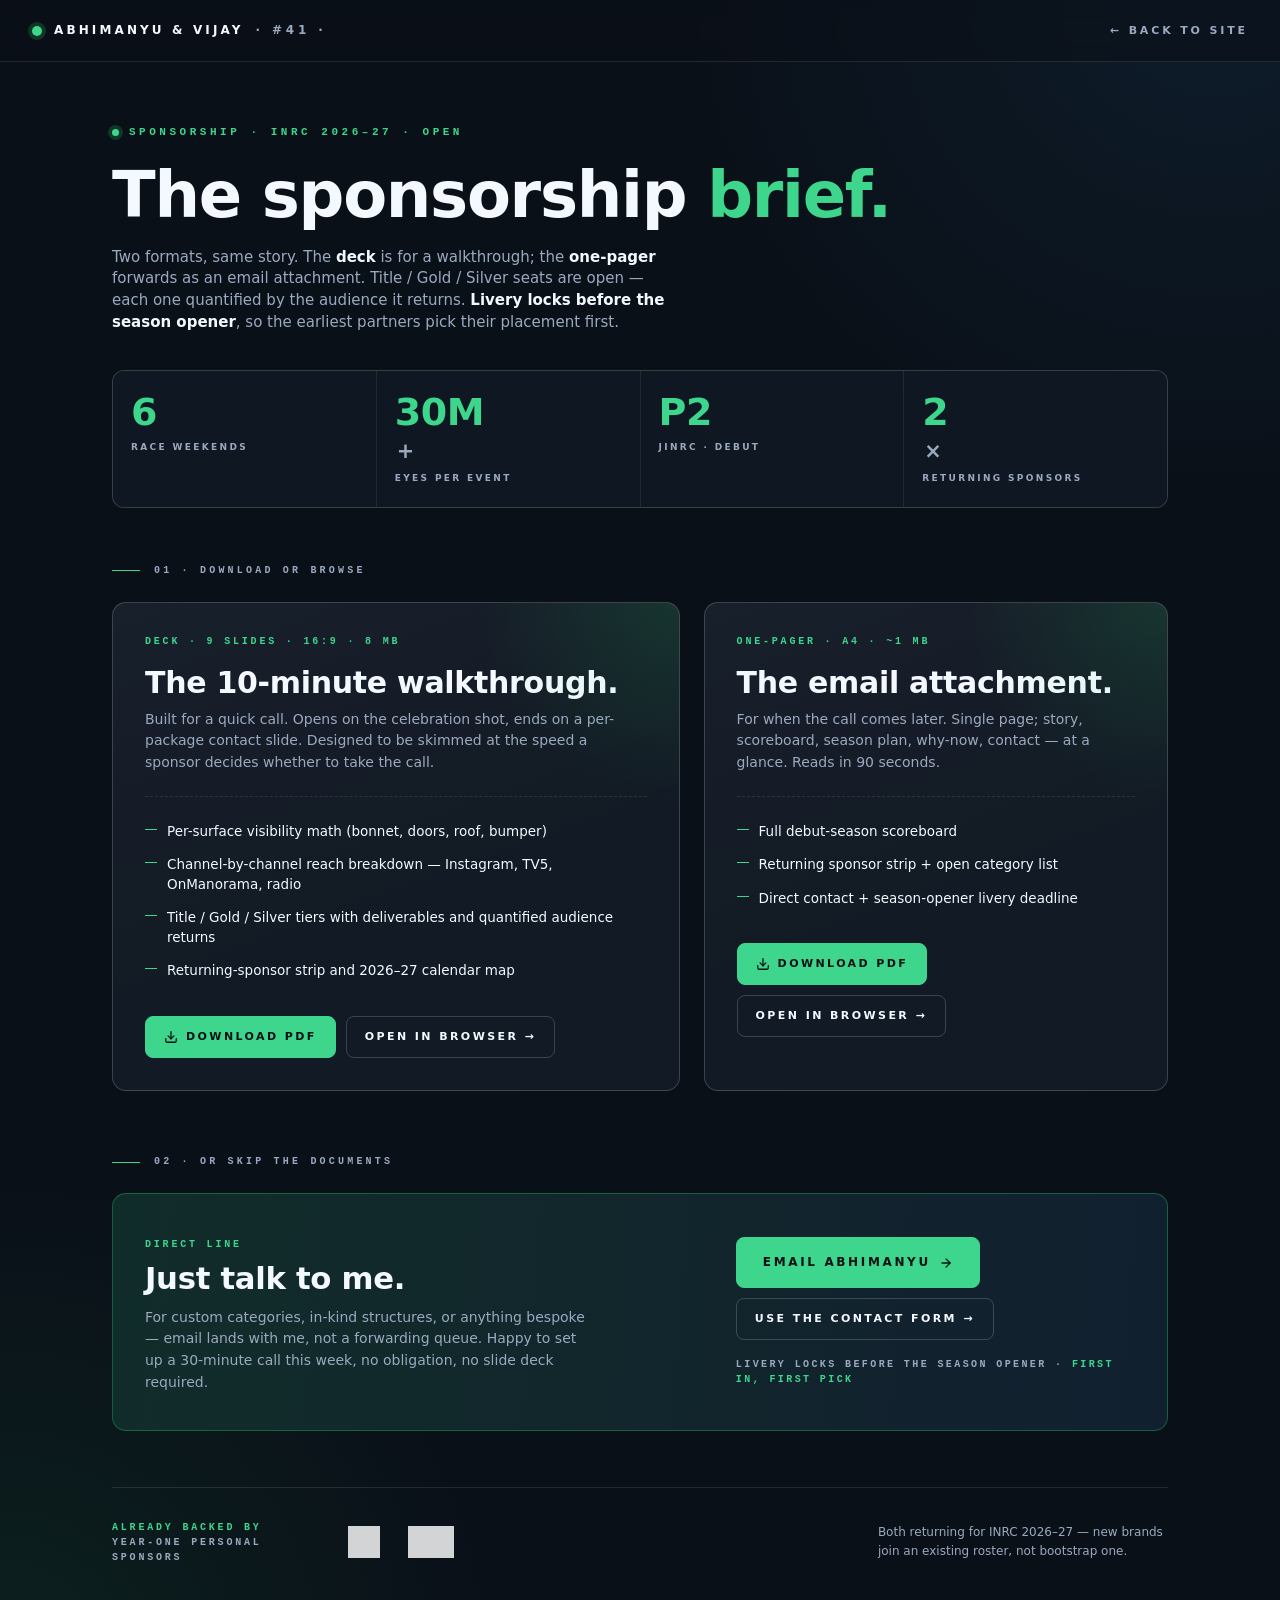
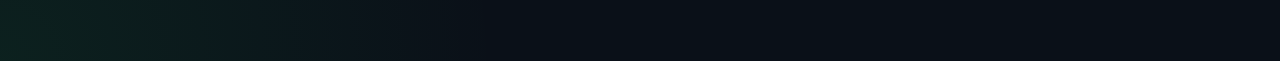
<file: pitch/index.html>
<!DOCTYPE html>
<html lang="en">
<head>
<meta charset="UTF-8" />
<meta name="viewport" content="width=device-width, initial-scale=1" />
<title>Pitch Materials — Abhimanyu &amp; Vijay · INRC 2026–27</title>
<meta name="description" content="Sponsorship brief for Abhimanyu &amp; Vijay's INRC 2026–27 campaign — deck + one-pager. Title / Gold / Silver seats open. Livery locks before the season opener." />

<!-- Favicon -->
<link rel="icon" type="image/svg+xml" href="data:image/svg+xml,%3Csvg xmlns='http://www.w3.org/2000/svg' viewBox='0 0 64 64'%3E%3Crect width='64' height='64' rx='10' fill='%230a1018'/%3E%3Ctext x='32' y='46' text-anchor='middle' font-family='Arial Black,Arial,sans-serif' font-size='36' font-weight='900' fill='%233DD68C'%3E41%3C/text%3E%3C/svg%3E" />
<link rel="apple-touch-icon" href="../assets/images/portrait-color.png" />

<!-- Open Graph / Twitter -->
<meta property="og:type" content="website" />
<meta property="og:site_name" content="Abhimanyu &amp; Vijay · Rally Duo" />
<meta property="og:title" content="Sponsorship Brief — Abhimanyu &amp; Vijay · INRC 2026–27" />
<meta property="og:description" content="The deck + one-pager for INRC 2026–27. Title / Gold / Silver seats open. Livery locks before the season opener." />
<meta property="og:url" content="https://abhimanyusajeevan.github.io/abhimanyu-site/pitch/" />
<meta property="og:image" content="https://abhimanyusajeevan.github.io/abhimanyu-site/assets/images/action-indore.jpg" />
<meta property="og:locale" content="en_IN" />
<meta name="twitter:card" content="summary_large_image" />
<meta name="twitter:title" content="Sponsorship Brief — Abhimanyu &amp; Vijay · INRC 2026–27" />
<meta name="twitter:description" content="The deck + one-pager for INRC 2026–27. Title / Gold / Silver seats open. Livery locks before the season opener." />
<meta name="twitter:image" content="https://abhimanyusajeevan.github.io/abhimanyu-site/assets/images/action-indore.jpg" />

<link rel="stylesheet" href="../assets/css/chrome.css" />
<style>
  :root {
    --bg:      #0a1018;
    --bg-2:    #0f1722;
    --line:    rgba(255,255,255,0.10);
    --line-2:  rgba(255,255,255,0.18);
    --text:    #f4f8ff;
    --mute:    #9ba9c0;
    --accent:  #3DD68C;
    --blue:    #38a9ff;
  }
  * { box-sizing: border-box; }
  html, body { margin: 0; }
  body {
    background:
      radial-gradient(ellipse 70% 50% at 95% 0%, rgba(56,169,255,0.08), transparent 60%),
      radial-gradient(ellipse 60% 45% at 0% 100%, rgba(34,230,107,0.08), transparent 65%),
      var(--bg);
    color: var(--text);
    font-family: -apple-system, BlinkMacSystemFont, 'Segoe UI', Inter, system-ui, sans-serif;
    min-height: 100vh;
    line-height: 1.45;
  }

  /* ── Top nav strip ───────────────────────────────────────── */
  .pitch-nav {
    display: flex; align-items: center; justify-content: space-between;
    padding: 22px 32px;
    border-bottom: 1px solid var(--line);
    background: rgba(10,16,24,0.6);
    backdrop-filter: blur(10px);
    -webkit-backdrop-filter: blur(10px);
    position: sticky; top: 0; z-index: 10;
  }
  .pitch-brand {
    display: inline-flex; align-items: center; gap: 12px;
    font-size: 12px;
    font-weight: 800;
    letter-spacing: 0.26em;
    color: var(--text);
  }
  .pitch-brand .dot {
    width: 10px; height: 10px;
    background: var(--accent);
    border-radius: 50%;
    box-shadow: 0 0 0 4px rgba(34,230,107,0.18);
  }
  .pitch-brand .sub { color: var(--mute); font-weight: 600; letter-spacing: 0.32em; }
  .pitch-back {
    color: var(--mute);
    font-size: 11px;
    letter-spacing: 0.26em;
    text-transform: uppercase;
    text-decoration: none;
    font-weight: 700;
    transition: color 0.2s ease;
  }
  .pitch-back:hover { color: var(--accent); }

  /* ── Layout container ─────────────────────────────────────── */
  .pitch-wrap {
    max-width: 1120px;
    margin: 0 auto;
    padding: 56px 32px 96px;
  }

  /* ── Hero block ───────────────────────────────────────────── */
  .pitch-hero { margin-bottom: 56px; }
  .pitch-hero .eyebrow {
    display: inline-block;
    font-family: 'Menlo', 'Courier New', monospace;
    font-size: 11px;
    letter-spacing: 0.32em;
    color: var(--accent);
    font-weight: 700;
    text-transform: uppercase;
    margin-bottom: 22px;
  }
  .pitch-hero .eyebrow::before {
    content: '';
    display: inline-block;
    width: 7px; height: 7px;
    border-radius: 50%;
    background: var(--accent);
    box-shadow: 0 0 0 4px rgba(34,230,107,0.18);
    margin-right: 10px;
    vertical-align: middle;
    animation: dot-pulse 1.6s ease-in-out infinite;
  }
  @keyframes dot-pulse {
    0%, 100% { box-shadow: 0 0 0 4px rgba(34,230,107,0.18); }
    50%      { box-shadow: 0 0 0 8px rgba(34,230,107,0); }
  }
  .pitch-hero h1 {
    font-size: clamp(36px, 5.5vw, 64px);
    line-height: 1.02;
    letter-spacing: -0.02em;
    margin: 0 0 18px;
    font-weight: 800;
    max-width: 18ch;
  }
  .pitch-hero h1 .a { color: var(--accent); }
  .pitch-hero .lede {
    color: var(--mute);
    font-size: clamp(15px, 1.1vw, 17px);
    max-width: 60ch;
    margin: 0 0 36px;
  }
  .pitch-hero .lede strong { color: var(--text); font-weight: 600; }

  /* Stat strip */
  .pitch-stats {
    display: grid;
    grid-template-columns: repeat(4, 1fr);
    gap: 1px;
    background: var(--line);
    border: 1px solid var(--line);
    border-radius: 12px;
    overflow: hidden;
    list-style: none;
    margin: 0;
    padding: 0;
  }
  .pitch-stats li {
    background: var(--bg-2);
    padding: 22px 18px;
  }
  .pitch-stats li strong {
    display: block;
    font-size: clamp(26px, 3vw, 38px);
    font-weight: 800;
    letter-spacing: -0.01em;
    color: var(--accent);
    line-height: 1;
  }
  .pitch-stats li strong .u {
    color: var(--mute);
    font-size: 0.55em;
    font-weight: 600;
    margin-left: 2px;
  }
  .pitch-stats li span {
    display: block;
    margin-top: 10px;
    font-size: 9px;
    font-weight: 800;
    letter-spacing: 0.26em;
    text-transform: uppercase;
    color: var(--mute);
  }
  @media (max-width: 720px) {
    .pitch-stats { grid-template-columns: repeat(2, 1fr); }
  }

  /* ── Section label common ─────────────────────────────────── */
  .pitch-section-label {
    display: flex; align-items: center; gap: 14px;
    margin-bottom: 24px;
    font-family: 'Menlo', 'Courier New', monospace;
    font-size: 10px;
    letter-spacing: 0.32em;
    color: var(--mute);
    text-transform: uppercase;
    font-weight: 700;
  }
  .pitch-section-label::before {
    content: '';
    width: 28px; height: 1px;
    background: var(--accent);
  }

  /* ── Download cards ───────────────────────────────────────── */
  .pitch-cards {
    display: grid;
    grid-template-columns: 1.1fr 0.9fr;
    gap: 24px;
    margin-bottom: 64px;
  }
  @media (max-width: 860px) {
    .pitch-cards { grid-template-columns: 1fr; }
  }
  .pitch-card {
    background:
      linear-gradient(160deg, rgba(255,255,255,0.04), rgba(255,255,255,0.01) 60%),
      var(--bg-2);
    border: 1px solid var(--line-2);
    border-radius: 14px;
    padding: 32px;
    position: relative;
    overflow: hidden;
    transition: transform 0.3s cubic-bezier(0.2, 0.8, 0.2, 1), border-color 0.3s ease;
  }
  .pitch-card:hover { border-color: rgba(34,230,107,0.5); transform: translateY(-4px); }
  .pitch-card::before {
    /* Subtle accent corner glow */
    content: '';
    position: absolute;
    top: 0; right: 0;
    width: 200px; height: 200px;
    background: radial-gradient(ellipse at top right, rgba(34,230,107,0.12), transparent 70%);
    pointer-events: none;
  }
  .pitch-card-mark {
    font-family: 'Menlo', 'Courier New', monospace;
    font-size: 10px;
    letter-spacing: 0.28em;
    text-transform: uppercase;
    color: var(--accent);
    font-weight: 700;
    margin-bottom: 16px;
  }
  .pitch-card h2 {
    font-size: clamp(24px, 2.4vw, 30px);
    line-height: 1.1;
    letter-spacing: -0.01em;
    margin: 0 0 10px;
    font-weight: 800;
  }
  .pitch-card .desc {
    color: var(--mute);
    font-size: 14px;
    margin: 0 0 22px;
    line-height: 1.55;
  }
  .pitch-card-inside {
    list-style: none;
    margin: 0 0 28px;
    padding: 18px 0 0;
    border-top: 1px dashed var(--line);
  }
  .pitch-card-inside li {
    position: relative;
    padding: 7px 0 7px 22px;
    font-size: 13.5px;
    color: var(--text);
    line-height: 1.45;
  }
  .pitch-card-inside li::before {
    content: '';
    position: absolute;
    left: 0; top: 14px;
    width: 12px; height: 1px;
    background: var(--accent);
  }
  .pitch-card-actions {
    display: flex; gap: 10px; flex-wrap: wrap;
  }
  .btn {
    display: inline-flex; align-items: center; gap: 8px;
    padding: 12px 18px;
    border-radius: 8px;
    font-size: 11px;
    font-weight: 800;
    letter-spacing: 0.22em;
    text-transform: uppercase;
    text-decoration: none;
    transition: all 0.2s ease;
    border: 1px solid transparent;
  }
  .btn svg { width: 14px; height: 14px; }
  .btn-primary {
    background: var(--accent);
    color: #0a1018;
    border-color: var(--accent);
  }
  .btn-primary:hover {
    background: #fff;
    border-color: #fff;
    transform: translateY(-1px);
    box-shadow: 0 12px 24px rgba(34,230,107,0.25);
  }
  .btn-ghost {
    color: var(--text);
    border-color: var(--line-2);
    background: transparent;
  }
  .btn-ghost:hover { border-color: var(--accent); color: var(--accent); }
  .btn-big { padding: 16px 26px; font-size: 12px; }

  /* ── Direct contact band ──────────────────────────────────── */
  .pitch-direct {
    background:
      linear-gradient(95deg, rgba(34,230,107,0.10), rgba(56,169,255,0.06)),
      var(--bg-2);
    border: 1px solid rgba(34,230,107,0.30);
    border-radius: 14px;
    padding: 36px 32px;
    margin-bottom: 56px;
    display: grid;
    grid-template-columns: 1.4fr 1fr;
    gap: 32px;
    align-items: center;
  }
  @media (max-width: 720px) {
    .pitch-direct { grid-template-columns: 1fr; padding: 28px 24px; }
  }
  .pitch-direct h3 {
    font-size: clamp(24px, 2.4vw, 32px);
    line-height: 1.08;
    letter-spacing: -0.01em;
    margin: 8px 0 12px;
    font-weight: 800;
  }
  .pitch-direct .label {
    font-family: 'Menlo', 'Courier New', monospace;
    font-size: 10px;
    letter-spacing: 0.28em;
    color: var(--accent);
    font-weight: 700;
    text-transform: uppercase;
  }
  .pitch-direct p {
    margin: 0;
    color: var(--mute);
    font-size: 14px;
    line-height: 1.55;
    max-width: 50ch;
  }
  .pitch-direct .pitch-direct-cta {
    display: flex; flex-direction: column; gap: 10px; align-items: flex-start;
  }
  @media (max-width: 720px) {
    .pitch-direct .pitch-direct-cta { flex-direction: row; flex-wrap: wrap; }
  }
  .pitch-direct .reply-time {
    margin-top: 8px;
    font-family: 'Menlo', 'Courier New', monospace;
    font-size: 10px;
    letter-spacing: 0.24em;
    color: var(--mute);
    font-weight: 700;
    text-transform: uppercase;
  }
  .pitch-direct .reply-time strong { color: var(--accent); }

  /* ── Trust strip ──────────────────────────────────────────── */
  .pitch-trust {
    display: grid;
    grid-template-columns: 200px 1fr;
    gap: 36px;
    align-items: center;
    padding-top: 32px;
    border-top: 1px solid var(--line);
  }
  @media (max-width: 720px) {
    .pitch-trust { grid-template-columns: 1fr; gap: 18px; }
  }
  .pitch-trust .trust-label {
    font-family: 'Menlo', 'Courier New', monospace;
    font-size: 10px;
    letter-spacing: 0.28em;
    color: var(--mute);
    font-weight: 700;
    text-transform: uppercase;
    line-height: 1.5;
  }
  .pitch-trust .trust-label strong { color: var(--accent); display: block; }
  .pitch-trust .trust-row {
    display: flex; gap: 28px; align-items: center; flex-wrap: wrap;
  }
  .pitch-trust .trust-row img {
    height: 32px;
    width: auto;
    opacity: 0.82;
    filter: brightness(0) invert(1);
    transition: opacity 0.2s ease;
  }
  .pitch-trust .trust-row img:hover { opacity: 1; }
  .pitch-trust .trust-note {
    color: var(--mute);
    font-size: 12px;
    margin-left: auto;
    max-width: 38ch;
    line-height: 1.55;
  }
  @media (max-width: 720px) {
    .pitch-trust .trust-note { margin-left: 0; }
    .pitch-trust .trust-row img { height: 26px; }
  }
</style>
</head>
<body>

<header class="pitch-nav">
  <a class="pitch-brand" href="../index.html" style="text-decoration:none;">
    <span class="dot" aria-hidden="true"></span>
    <span>ABHIMANYU &amp; VIJAY</span>
    <span class="sub">· #41 ·</span>
  </a>
  <a class="pitch-back" href="../index.html">← Back to site</a>
</header>

<main class="pitch-wrap">

  <!-- HERO -->
  <section class="pitch-hero">
    <span class="eyebrow">SPONSORSHIP · INRC 2026–27 · OPEN</span>
    <h1>The sponsorship <span class="a">brief.</span></h1>
    <p class="lede">
      Two formats, same story. The <strong>deck</strong> is for a walkthrough; the <strong>one-pager</strong> forwards as an email attachment. Title / Gold / Silver seats are open — each one quantified by the audience it returns. <strong>Livery locks before the season opener</strong>, so the earliest partners pick their placement first.
    </p>
    <ul class="pitch-stats">
      <li><strong>6</strong><span>Race weekends</span></li>
      <li><strong>30M<span class="u">+</span></strong><span>Eyes per event</span></li>
      <li><strong>P2</strong><span>JINRC · debut</span></li>
      <li><strong>2<span class="u">×</span></strong><span>Returning sponsors</span></li>
    </ul>
  </section>

  <!-- DOWNLOAD CARDS -->
  <div class="pitch-section-label">01 · Download or browse</div>
  <section class="pitch-cards">
    <article class="pitch-card">
      <div class="pitch-card-mark">DECK · 9 slides · 16:9 · 8 MB</div>
      <h2>The 10-minute walkthrough.</h2>
      <p class="desc">Built for a quick call. Opens on the celebration shot, ends on a per-package contact slide. Designed to be skimmed at the speed a sponsor decides whether to take the call.</p>
      <ul class="pitch-card-inside">
        <li>Per-surface visibility math (bonnet, doors, roof, bumper)</li>
        <li>Channel-by-channel reach breakdown — Instagram, TV5, OnManorama, radio</li>
        <li>Title / Gold / Silver tiers with deliverables and quantified audience returns</li>
        <li>Returning-sponsor strip and 2026–27 calendar map</li>
      </ul>
      <div class="pitch-card-actions">
        <a class="btn btn-primary" href="abhimanyu-vijay-deck.pdf" download>
          <svg viewBox="0 0 24 24" fill="none" stroke="currentColor" stroke-width="2.2" stroke-linecap="round" stroke-linejoin="round"><path d="M21 15v4a2 2 0 0 1-2 2H5a2 2 0 0 1-2-2v-4"/><polyline points="7 10 12 15 17 10"/><line x1="12" y1="15" x2="12" y2="3"/></svg>
          Download PDF
        </a>
        <a class="btn btn-ghost" href="deck.html" target="_blank" rel="noopener">
          Open in browser →
        </a>
      </div>
    </article>

    <article class="pitch-card">
      <div class="pitch-card-mark">ONE-PAGER · A4 · ~1 MB</div>
      <h2>The email attachment.</h2>
      <p class="desc">For when the call comes later. Single page; story, scoreboard, season plan, why-now, contact — at a glance. Reads in 90 seconds.</p>
      <ul class="pitch-card-inside">
        <li>Full debut-season scoreboard</li>
        <li>Returning sponsor strip + open category list</li>
        <li>Direct contact + season-opener livery deadline</li>
      </ul>
      <div class="pitch-card-actions">
        <a class="btn btn-primary" href="abhimanyu-vijay-one-pager.pdf" download>
          <svg viewBox="0 0 24 24" fill="none" stroke="currentColor" stroke-width="2.2" stroke-linecap="round" stroke-linejoin="round"><path d="M21 15v4a2 2 0 0 1-2 2H5a2 2 0 0 1-2-2v-4"/><polyline points="7 10 12 15 17 10"/><line x1="12" y1="15" x2="12" y2="3"/></svg>
          Download PDF
        </a>
        <a class="btn btn-ghost" href="one-pager.html" target="_blank" rel="noopener">
          Open in browser →
        </a>
      </div>
    </article>
  </section>

  <!-- DIRECT TALK -->
  <div class="pitch-section-label">02 · Or skip the documents</div>
  <section class="pitch-direct">
    <div>
      <span class="label">Direct line</span>
      <h3>Just talk to me.</h3>
      <p>For custom categories, in-kind structures, or anything bespoke — email lands with me, not a forwarding queue. Happy to set up a 30-minute call this week, no obligation, no slide deck required.</p>
    </div>
    <div class="pitch-direct-cta">
      <a class="btn btn-primary btn-big" href="mailto:abhimanyusajeevan@gmail.com?subject=INRC%202026%E2%80%9327%20Sponsorship%20Enquiry">
        Email Abhimanyu
        <svg viewBox="0 0 24 24" fill="none" stroke="currentColor" stroke-width="2.2" stroke-linecap="round" stroke-linejoin="round"><line x1="5" y1="12" x2="19" y2="12"/><polyline points="12 5 19 12 12 19"/></svg>
      </a>
      <a class="btn btn-ghost" href="../contact.html">Use the contact form →</a>
      <div class="reply-time">Livery locks before the season opener · <strong>first in, first pick</strong></div>
    </div>
  </section>

  <!-- TRUST STRIP -->
  <section class="pitch-trust">
    <div class="trust-label">
      <strong>Already backed by</strong>
      Year-one personal sponsors
    </div>
    <div class="trust-row">
      <img src="../assets/logos/jk-tyre.png" alt="JK Tyre" />
      <img src="../assets/logos/turbotonic.png" alt="Turbo Tonic" />
      <span class="trust-note">Both returning for INRC 2026–27 — new brands join an existing roster, not bootstrap one.</span>
    </div>
  </section>

</main>

<script src="../assets/js/main.js"></script>
</body>
</html>
</file>
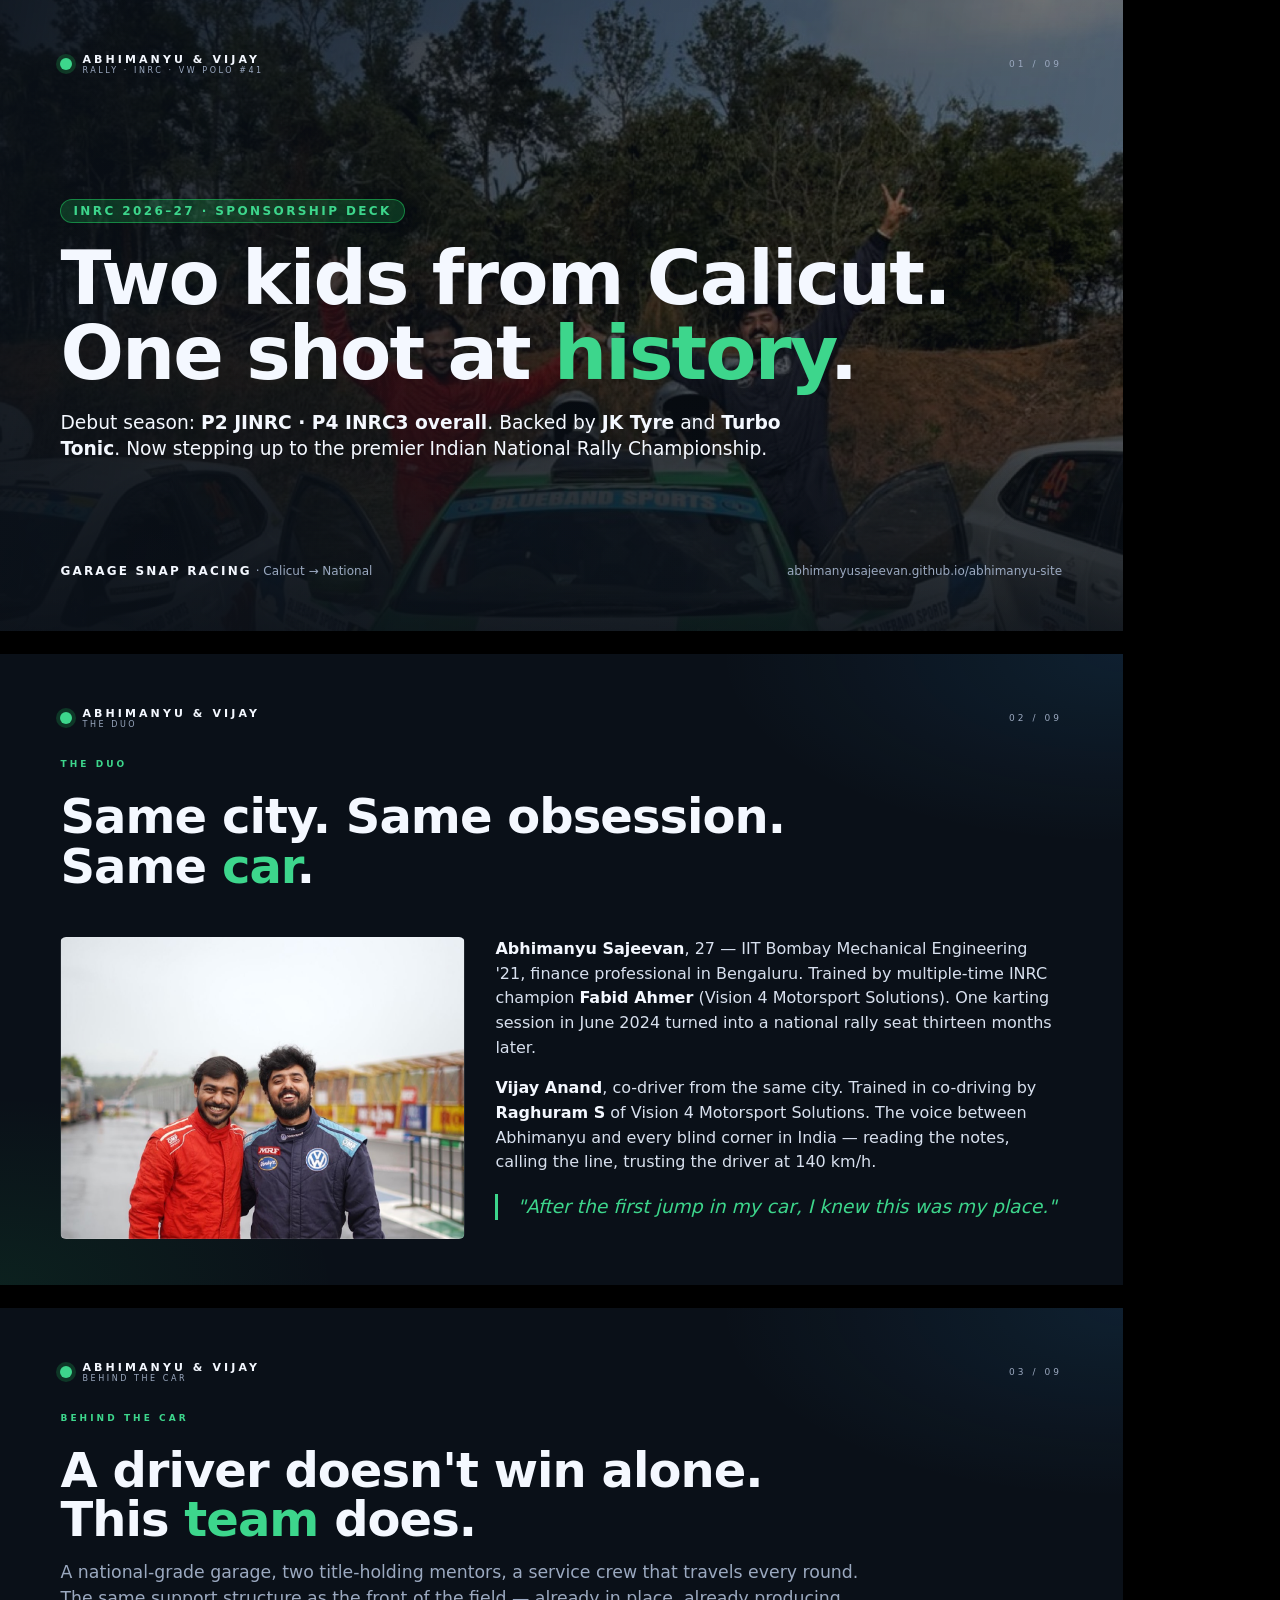
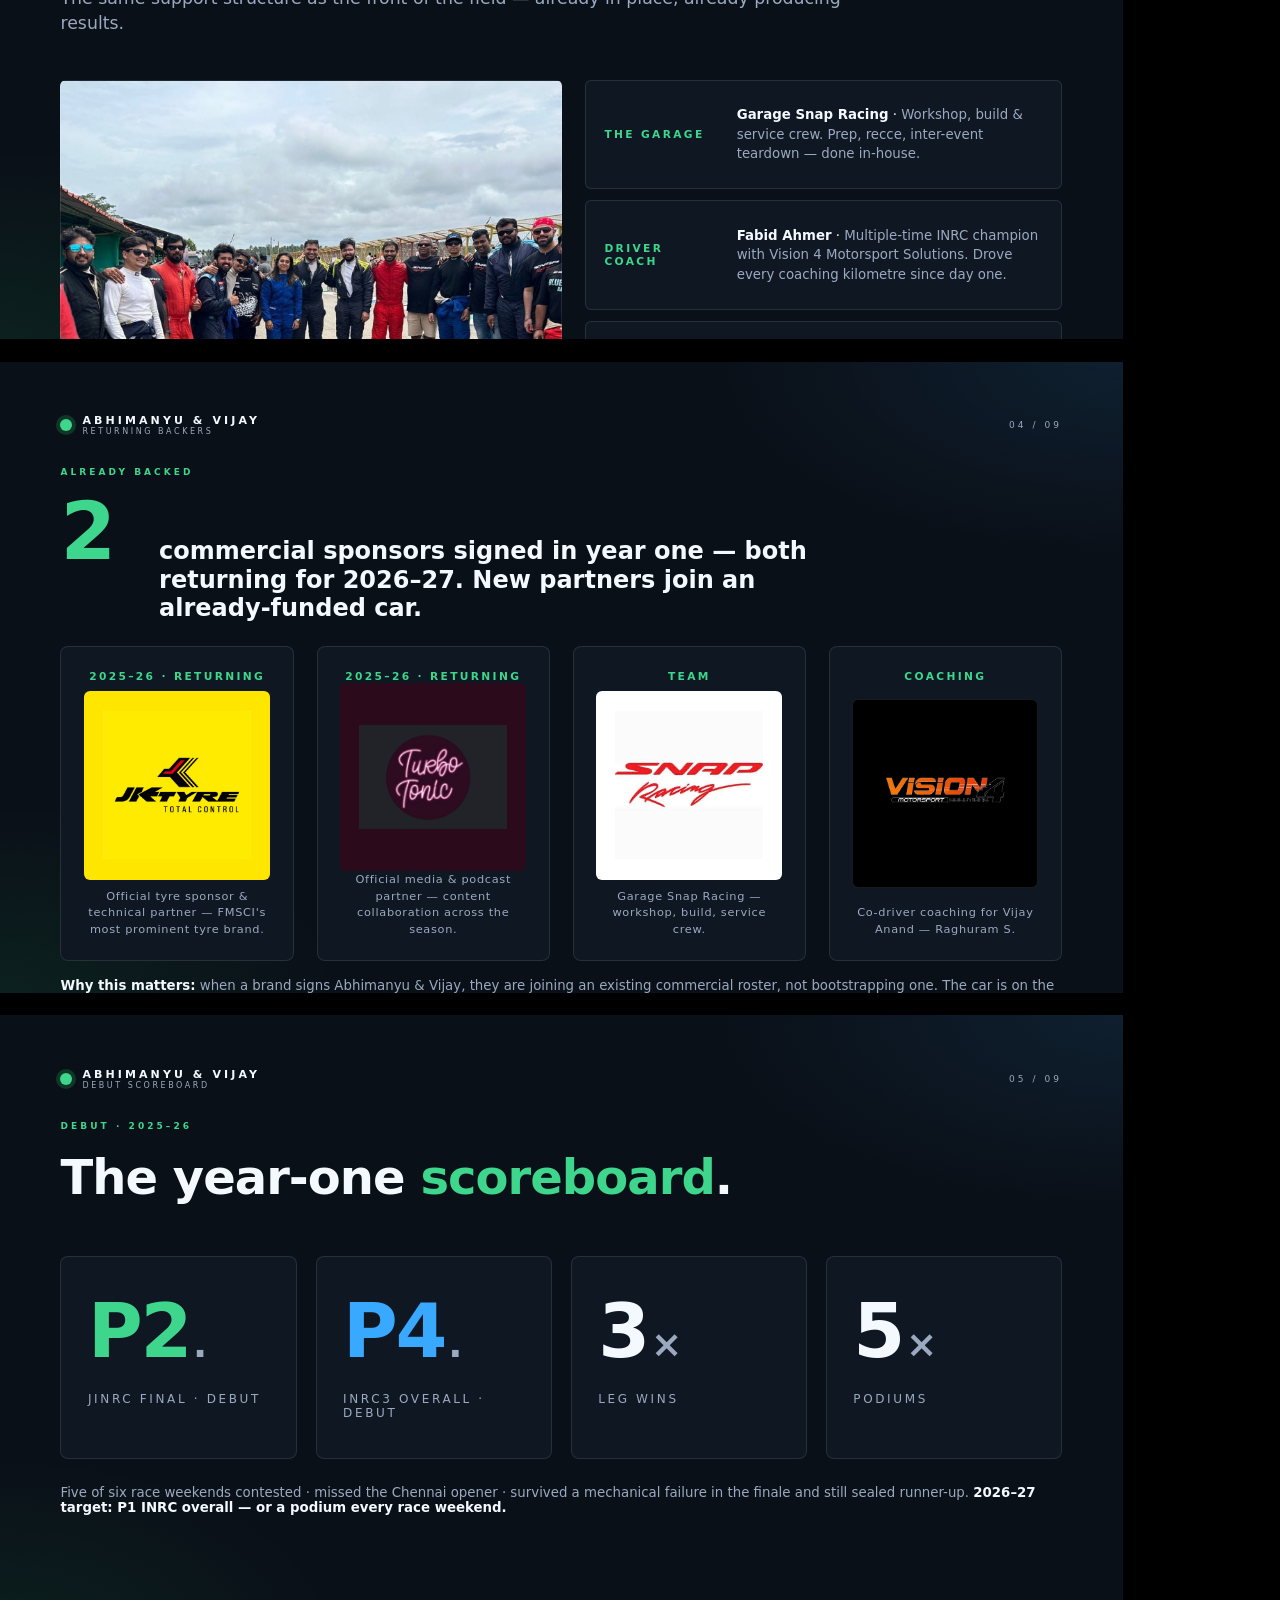
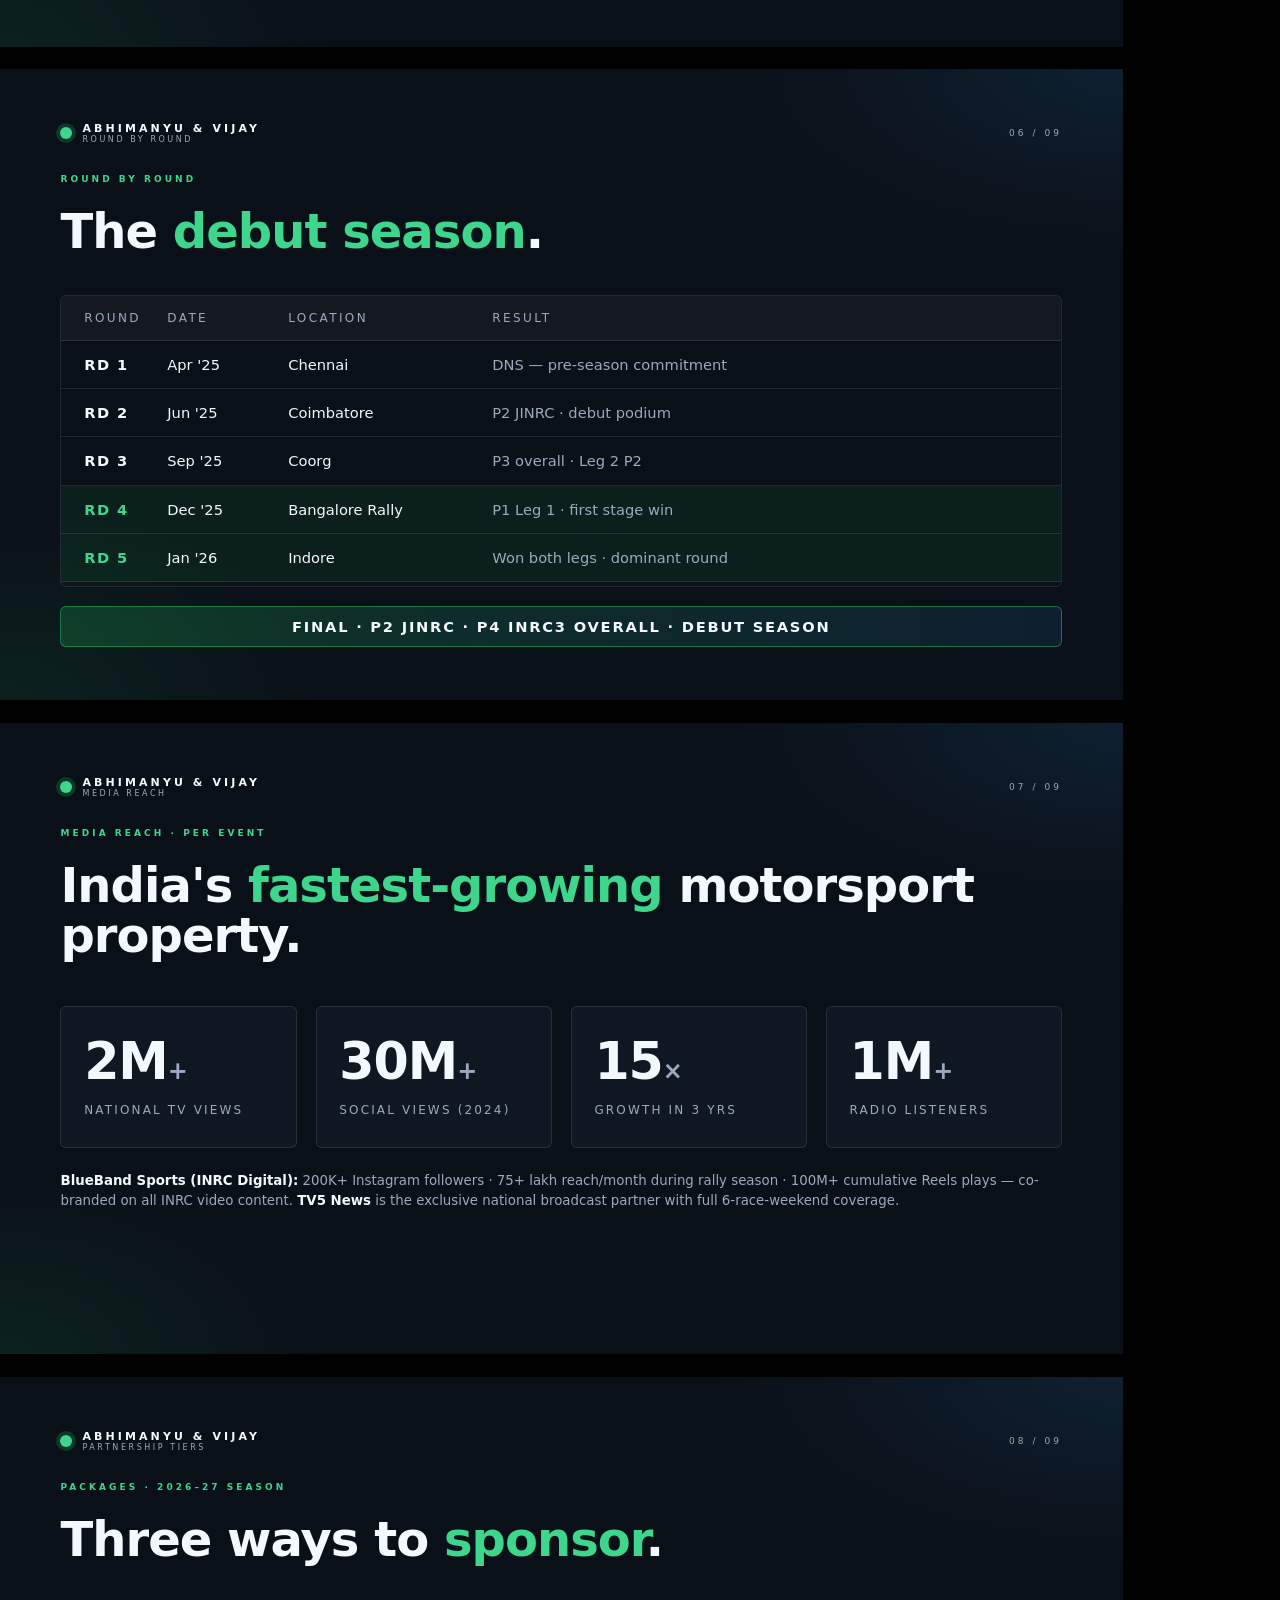
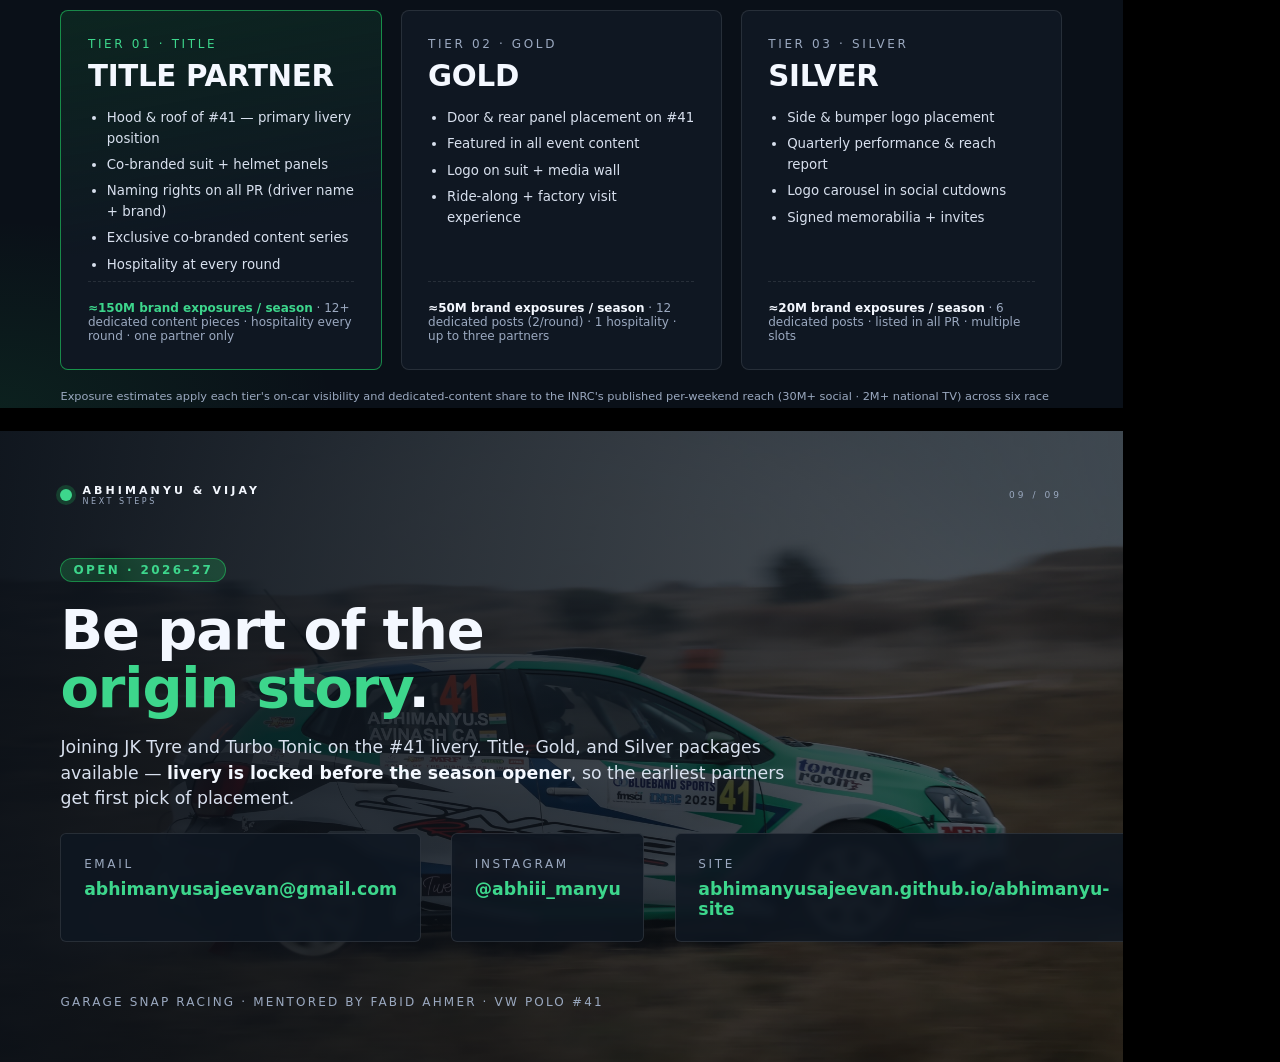
<file: pitch/deck.html>
<!DOCTYPE html>
<html lang="en">
<head>
<meta charset="UTF-8" />
<title>Abhimanyu &amp; Vijay — INRC 2026–27 Sponsorship Deck</title>
<meta name="description" content="8-slide sponsorship deck for Abhimanyu &amp; Vijay's 2026–27 INRC campaign — duo, numbers, season, reach, packages, contact." />

<!-- Favicon -->
<link rel="icon" type="image/svg+xml" href="data:image/svg+xml,%3Csvg xmlns='http://www.w3.org/2000/svg' viewBox='0 0 64 64'%3E%3Crect width='64' height='64' rx='10' fill='%230a1018'/%3E%3Ctext x='32' y='46' text-anchor='middle' font-family='Arial Black,Arial,sans-serif' font-size='36' font-weight='900' fill='%233DD68C'%3E41%3C/text%3E%3C/svg%3E" />
<link rel="apple-touch-icon" href="../assets/images/portrait-color.png" />

<!-- Open Graph / Twitter -->
<meta property="og:type" content="website" />
<meta property="og:site_name" content="Abhimanyu &amp; Vijay · Rally Duo" />
<meta property="og:title" content="Abhimanyu &amp; Vijay — INRC 2026–27 Sponsorship Deck" />
<meta property="og:description" content="8-slide sponsorship deck for the 2026–27 INRC campaign." />
<meta property="og:url" content="https://abhimanyusajeevan.github.io/abhimanyu-site/pitch/deck.html" />
<meta property="og:image" content="https://abhimanyusajeevan.github.io/abhimanyu-site/assets/images/action-indore.jpg" />
<meta property="og:locale" content="en_IN" />
<meta name="twitter:card" content="summary_large_image" />
<meta name="twitter:title" content="Abhimanyu &amp; Vijay — INRC 2026–27 Sponsorship Deck" />
<meta name="twitter:description" content="8-slide sponsorship deck for the 2026–27 INRC campaign." />
<meta name="twitter:image" content="https://abhimanyusajeevan.github.io/abhimanyu-site/assets/images/action-indore.jpg" />

<link rel="stylesheet" href="../assets/css/chrome.css" />
<style>
  :root {
    --bg: #0a1018;
    --panel: #0f1722;
    --line: rgba(255,255,255,0.10);
    --text: #f4f8ff;
    --mute: #9ba9c0;
    --accent: #3DD68C;
    --blue: #38a9ff;
  }
  @page { size: 297mm 167mm; margin: 0; }
  * { box-sizing: border-box; }
  html, body {
    margin: 0; padding: 0; background: #000;
    font-family: -apple-system, BlinkMacSystemFont, 'Segoe UI', Inter, system-ui, sans-serif;
    color: var(--text);
    -webkit-print-color-adjust: exact;
    print-color-adjust: exact;
  }
  .slide {
    width: 297mm; height: 167mm;
    padding: 14mm 16mm;
    background: var(--bg);
    page-break-after: always;
    position: relative;
    overflow: hidden;
    display: flex; flex-direction: column;
  }
  .slide + .slide { margin-top: 6mm; }
  @media print { .slide + .slide { margin-top: 0; } }

  .slide::before {
    content: ''; position: absolute; inset: 0;
    background:
      radial-gradient(ellipse 60% 50% at 100% 0%, rgba(56,169,255,0.10), transparent 60%),
      radial-gradient(ellipse 50% 50% at 0% 100%, rgba(34,230,107,0.08), transparent 60%);
    pointer-events: none;
  }
  .slide > * { position: relative; z-index: 1; }

  .head { display: flex; justify-content: space-between; align-items: center; }
  .brand { display: flex; align-items: center; gap: 10px; }
  .brand-mark { width: 12px; height: 12px; background: var(--accent); border-radius: 50%; box-shadow: 0 0 0 4px rgba(34,230,107,0.18); }
  .brand-name { font-size: 11px; letter-spacing: 0.28em; font-weight: 800; }
  .brand-sub { font-size: 8px; letter-spacing: 0.32em; color: var(--mute); }
  .slide-no { font-size: 9px; letter-spacing: 0.34em; color: var(--mute); }

  .eyebrow { font-size: 9px; letter-spacing: 0.34em; color: var(--accent); font-weight: 800; text-transform: uppercase; }

  /* TITLE SLIDE */
  .title-slide { padding: 0; }
  .title-slide .bg-img {
    position: absolute; inset: 0; z-index: 0;
    background: url('../assets/images/team-celebrate-car.jpg') center 30% / cover no-repeat;
    filter: contrast(1.05) brightness(0.7);
  }
  .title-slide::after {
    content: ''; position: absolute; inset: 0;
    background:
      linear-gradient(100deg, rgba(10,16,24,0.92) 0%, rgba(10,16,24,0.55) 50%, rgba(10,16,24,0.30) 100%),
      linear-gradient(0deg, rgba(10,16,24,0.85) 0%, transparent 60%);
    z-index: 0;
  }
  .title-slide .content { position: relative; z-index: 2; padding: 14mm 16mm; height: 100%; display: flex; flex-direction: column; justify-content: space-between; }
  .title-slide .big {
    font-size: 56pt; line-height: 1.0; letter-spacing: -0.025em; font-weight: 800;
  }
  .title-slide .big .amp { color: var(--accent); }
  .title-slide .sub { font-size: 14pt; color: var(--text); margin-top: 5mm; max-width: 200mm; line-height: 1.4; }
  .pill { display: inline-block; padding: 4px 12px; background: rgba(34,230,107,0.18); border: 1px solid rgba(34,230,107,0.45); border-radius: 999px; font-size: 9pt; font-weight: 800; letter-spacing: 0.2em; color: var(--accent); text-transform: uppercase; }
  .title-slide .pill { margin-top: 6mm; }
  .title-slide .foot-line { display: flex; justify-content: space-between; align-items: flex-end; font-size: 9pt; color: var(--mute); }
  .title-slide .foot-line strong { color: var(--text); letter-spacing: 0.18em; }

  .h1 { font-size: 36pt; line-height: 1.04; letter-spacing: -0.02em; font-weight: 800; margin: 6mm 0 4mm; }
  .h1 .accent { color: var(--accent); }
  .lede { font-size: 13pt; color: var(--mute); max-width: 220mm; line-height: 1.45; }

  .duo { display: grid; grid-template-columns: 1fr 1.4fr; gap: 8mm; flex: 1; margin-top: 8mm; align-items: stretch; }
  .duo-img { background: url('../assets/images/duo-pitlane.jpg') center 25% / cover no-repeat; border-radius: 6px; border: 1px solid var(--line); }
  .duo-info p { font-size: 12pt; line-height: 1.55; color: #d8e0ee; margin: 0 0 4mm; }
  .duo-info strong { color: var(--text); }
  .duo-info .quote { font-size: 14pt; line-height: 1.4; color: var(--accent); border-left: 3px solid var(--accent); padding-left: 5mm; margin: 5mm 0; font-style: italic; }

  .stats4 { margin-top: 10mm; display: grid; grid-template-columns: repeat(4, 1fr); gap: 5mm; }
  .stat-card { background: var(--panel); border: 1px solid var(--line); border-radius: 8px; padding: 10mm 7mm; }
  .stat-card .n { font-size: 56pt; font-weight: 800; line-height: 1; letter-spacing: -0.03em; }
  .stat-card .n .u { color: var(--mute); font-size: 28pt; font-weight: 600; margin-left: 3px; }
  .stat-card .l { margin-top: 6mm; font-size: 9pt; letter-spacing: 0.22em; text-transform: uppercase; color: var(--mute); }
  .stat-card.accent .n { color: var(--accent); }
  .stat-card.blue   .n { color: var(--blue); }
  .stats-note { margin-top: 7mm; font-size: 10pt; color: var(--mute); }
  .stats-note strong { color: var(--text); }

  .results { margin-top: 6mm; border: 1px solid var(--line); border-radius: 6px; overflow: hidden; }
  .results .row { display: grid; grid-template-columns: 18mm 28mm 50mm 1fr; gap: 4mm; padding: 4mm 6mm; border-bottom: 1px solid var(--line); align-items: center; font-size: 11pt; }
  .results .row:last-child { border-bottom: 0; }
  .results .row.head { background: rgba(255,255,255,0.04); font-size: 9pt; letter-spacing: 0.2em; color: var(--mute); text-transform: uppercase; }
  .results .row .rd { font-weight: 800; color: var(--text); letter-spacing: 0.1em; }
  .results .row .loc { color: var(--text); }
  .results .row .res { color: var(--mute); }
  .results .row.win { background: rgba(34,230,107,0.07); }
  .results .row.win .rd { color: var(--accent); }
  .results .row.dns { color: var(--mute); }
  .final { margin-top: 5mm; padding: 3mm 6mm; background: linear-gradient(95deg, rgba(34,230,107,0.18), rgba(56,169,255,0.10)); border: 1px solid rgba(34,230,107,0.40); border-radius: 6px; font-size: 11pt; font-weight: 800; letter-spacing: 0.12em; text-align: center; }

  .reach { margin-top: 8mm; display: grid; grid-template-columns: repeat(4, 1fr); gap: 5mm; }
  .reach .r { background: var(--panel); border: 1px solid var(--line); border-radius: 6px; padding: 8mm 6mm; }
  .reach .r .big { font-size: 38pt; font-weight: 800; line-height: 1; letter-spacing: -0.02em; }
  .reach .r .big .u { color: var(--mute); font-size: 18pt; }
  .reach .r .lbl { margin-top: 4mm; font-size: 9pt; letter-spacing: 0.18em; text-transform: uppercase; color: var(--mute); }
  .reach-note { margin-top: 6mm; font-size: 10pt; color: var(--mute); line-height: 1.5; }
  .reach-note strong { color: var(--text); }

  .why { margin-top: 8mm; display: grid; grid-template-columns: repeat(2, 1fr); gap: 5mm; }
  .why .c { background: var(--panel); border: 1px solid var(--line); border-radius: 6px; padding: 7mm; }
  .why .c .num { font-size: 9pt; letter-spacing: 0.2em; color: var(--accent); font-weight: 800; }
  .why .c h4 { margin: 2mm 0 3mm; font-size: 14pt; font-weight: 700; }
  .why .c p { margin: 0; font-size: 10.5pt; line-height: 1.5; color: var(--mute); }

  .pkgs { margin-top: 8mm; display: grid; grid-template-columns: repeat(3, 1fr); gap: 5mm; }
  .pkg { background: var(--panel); border: 1px solid var(--line); border-radius: 8px; padding: 7mm; display: flex; flex-direction: column; }
  .pkg.title-pkg { border-color: rgba(34,230,107,0.55); background: linear-gradient(170deg, rgba(34,230,107,0.10), var(--panel) 60%); }
  .pkg .tier { font-size: 9pt; letter-spacing: 0.22em; color: var(--mute); text-transform: uppercase; }
  .pkg .tier.t { color: var(--accent); }
  .pkg .name { font-size: 22pt; font-weight: 800; margin: 2mm 0 4mm; letter-spacing: -0.01em; }
  .pkg ul { margin: 0; padding-left: 5mm; font-size: 10pt; line-height: 1.55; color: #d8e0ee; }
  .pkg ul li { margin-bottom: 1.5mm; }
  .pkg .price { margin-top: auto; padding-top: 5mm; font-size: 9pt; color: var(--mute); border-top: 1px dashed var(--line); }

  /* TEAM SLIDE */
  .team-grid { margin-top: 7mm; display: grid; grid-template-columns: 1.05fr 1fr; gap: 6mm; flex: 1; }
  .team-img { background: url('../assets/images/crew-group.jpg') center 30% / cover no-repeat; border-radius: 6px; border: 1px solid var(--line); position: relative; }
  .team-img::after { content: 'PIT LANE · RALLY DAY'; position: absolute; bottom: 5mm; left: 5mm; font-size: 8pt; letter-spacing: 0.28em; color: var(--accent); font-weight: 800; }
  .team-cards { display: grid; grid-template-rows: repeat(4, 1fr); gap: 3mm; }
  .team-card { background: var(--panel); border: 1px solid var(--line); border-radius: 6px; padding: 4mm 5mm; display: flex; align-items: center; gap: 5mm; }
  .team-card .role { font-size: 8pt; letter-spacing: 0.22em; color: var(--accent); font-weight: 800; text-transform: uppercase; min-width: 30mm; }
  .team-card .who { font-size: 10pt; line-height: 1.45; color: var(--text); }
  .team-card .who strong { font-weight: 700; }
  .team-card .who span { color: var(--mute); }

  /* BACKING / SPONSORS SLIDE */
  .backing-head { display: flex; align-items: baseline; gap: 12mm; margin: 4mm 0 6mm; }
  .backing-head .big-num { font-size: 60pt; font-weight: 800; color: var(--accent); line-height: 1; letter-spacing: -0.03em; }
  .backing-head .big-text { font-size: 18pt; line-height: 1.2; max-width: 180mm; font-weight: 600; }
  .logos-row { display: grid; grid-template-columns: repeat(4, 1fr); gap: 6mm; flex: 1; align-items: stretch; }
  .logo-card { background: var(--panel); border: 1px solid var(--line); border-radius: 8px; padding: 6mm; display: flex; flex-direction: column; align-items: center; justify-content: space-between; min-height: 78mm; }
  .logo-card .badge { font-size: 8pt; letter-spacing: 0.22em; color: var(--accent); font-weight: 800; text-transform: uppercase; }
  .logo-card .badge.new { color: var(--blue); }
  .logo-card .role { font-size: 8.5pt; color: var(--mute); text-align: center; letter-spacing: 0.06em; line-height: 1.45; }
  .logo-art { display: flex; align-items: center; justify-content: center; width: 100%; height: 50mm; border-radius: 6px; padding: 5mm; overflow: hidden; }
  .logo-art img { max-width: 100%; max-height: 100%; width: auto; height: auto; object-fit: contain; display: block; }
  .logo-art.jk   { background: #FFE600; }
  .logo-art.tt   { background: #2b0a1c; }
  .logo-art.snap { background: #ffffff; }
  .logo-art.v4   { background: #000; border: 1px solid rgba(255,255,255,0.10); }
  .backing-foot { margin-top: 4mm; font-size: 10pt; color: var(--mute); line-height: 1.5; }
  .backing-foot strong { color: var(--text); }

  /* CONTACT SLIDE */
  .contact-slide { padding: 0; }
  .contact-slide .bg-img { position: absolute; inset: 0; z-index: 0; background: url('../assets/images/action-indore.jpg') center 40% / cover no-repeat; filter: contrast(1.05) brightness(0.55); }
  .contact-slide::after {
    content: ''; position: absolute; inset: 0;
    background: linear-gradient(95deg, rgba(10,16,24,0.92) 0%, rgba(10,16,24,0.55) 60%, rgba(10,16,24,0.30) 100%);
    z-index: 0;
  }
  .contact-slide .content { position: relative; z-index: 2; padding: 14mm 16mm; height: 100%; display: flex; flex-direction: column; justify-content: space-between; }
  .contact-slide .big { font-size: 42pt; line-height: 1.03; letter-spacing: -0.02em; font-weight: 800; }
  .contact-slide .big .accent { color: var(--accent); }
  .contact-row { display: grid; grid-template-columns: repeat(3, 1fr); gap: 8mm; margin-top: 6mm; }
  .contact-row .c { background: rgba(15,23,34,0.85); border: 1px solid var(--line); border-radius: 6px; padding: 6mm; backdrop-filter: blur(4px); }
  .contact-row .c .lbl { font-size: 9pt; letter-spacing: 0.22em; color: var(--mute); text-transform: uppercase; }
  .contact-row .c .v { font-size: 13pt; margin-top: 2mm; color: var(--text); font-weight: 700; }
  .contact-row .c a { color: var(--accent); text-decoration: none; }
</style>
</head>
<body>

<!-- ============== SLIDE 1 — TITLE ============== -->
<section class="slide title-slide">
  <div class="bg-img"></div>
  <div class="content">
    <div class="head">
      <div class="brand"><span class="brand-mark"></span><div><div class="brand-name">ABHIMANYU &amp; VIJAY</div><div class="brand-sub">RALLY · INRC · VW POLO #41</div></div></div>
      <div class="slide-no">01 / 09</div>
    </div>
    <div>
      <span class="pill">INRC 2026–27 · Sponsorship Deck</span>
      <div class="big" style="margin-top:5mm;">Two kids from Calicut.<br/>One shot at <span class="amp">history</span>.</div>
      <div class="sub">Debut season: <strong>P2 JINRC · P4 INRC3 overall</strong>. Backed by <strong>JK Tyre</strong> and <strong>Turbo Tonic</strong>. Now stepping up to the premier Indian National Rally Championship.</div>
    </div>
    <div class="foot-line">
      <div><strong>GARAGE SNAP RACING</strong> · Calicut → National</div>
      <div>abhimanyusajeevan.github.io/abhimanyu-site</div>
    </div>
  </div>
</section>

<!-- ============== SLIDE 2 — THE DUO ============== -->
<section class="slide">
  <div class="head">
    <div class="brand"><span class="brand-mark"></span><div><div class="brand-name">ABHIMANYU &amp; VIJAY</div><div class="brand-sub">THE DUO</div></div></div>
    <div class="slide-no">02 / 09</div>
  </div>
  <span class="eyebrow" style="margin-top:8mm; display:inline-block;">The Duo</span>
  <div class="h1">Same city. Same obsession.<br/>Same <span class="accent">car</span>.</div>
  <div class="duo">
    <div class="duo-img"></div>
    <div class="duo-info">
      <p><strong>Abhimanyu Sajeevan</strong>, 27 — IIT Bombay Mechanical Engineering '21, finance professional in Bengaluru. Trained by multiple-time INRC champion <strong>Fabid Ahmer</strong> (Vision 4 Motorsport Solutions). One karting session in June 2024 turned into a national rally seat thirteen months later.</p>
      <p><strong>Vijay Anand</strong>, co-driver from the same city. Trained in co-driving by <strong>Raghuram S</strong> of Vision 4 Motorsport Solutions. The voice between Abhimanyu and every blind corner in India — reading the notes, calling the line, trusting the driver at 140 km/h.</p>
      <div class="quote">"After the first jump in my car, I knew this was my place."</div>
    </div>
  </div>
</section>

<!-- ============== SLIDE 3 — TEAM / GARAGE / MENTORS ============== -->
<section class="slide">
  <div class="head">
    <div class="brand"><span class="brand-mark"></span><div><div class="brand-name">ABHIMANYU &amp; VIJAY</div><div class="brand-sub">BEHIND THE CAR</div></div></div>
    <div class="slide-no">03 / 09</div>
  </div>
  <span class="eyebrow" style="margin-top:8mm; display:inline-block;">Behind the car</span>
  <div class="h1">A driver doesn't win alone.<br/>This <span class="accent">team</span> does.</div>
  <p class="lede" style="margin-top:0;">A national-grade garage, two title-holding mentors, a service crew that travels every round. The same support structure as the front of the field — already in place, already producing results.</p>
  <div class="team-grid">
    <div class="team-img"></div>
    <div class="team-cards">
      <div class="team-card"><div class="role">The Garage</div><div class="who"><strong>Garage Snap Racing</strong> · <span>Workshop, build &amp; service crew. Prep, recce, inter-event teardown — done in-house.</span></div></div>
      <div class="team-card"><div class="role">Driver Coach</div><div class="who"><strong>Fabid Ahmer</strong> · <span>Multiple-time INRC champion with Vision 4 Motorsport Solutions. Drove every coaching kilometre since day one.</span></div></div>
      <div class="team-card"><div class="role">Co-driver Coach</div><div class="who"><strong>Raghuram S</strong> · <span>Vision 4 Motorsport Solutions. Trained Vijay on pace notes, recce, and stage discipline.</span></div></div>
      <div class="team-card"><div class="role">Pit Crew + Spotters</div><div class="who"><strong>Snap Racing crew</strong> · <span>Service tent, in-stage spotters, family + friends on every round. The rally only happens because they show up.</span></div></div>
    </div>
  </div>
</section>

<!-- ============== SLIDE 4 — RETURNING SPONSORS ============== -->
<section class="slide">
  <div class="head">
    <div class="brand"><span class="brand-mark"></span><div><div class="brand-name">ABHIMANYU &amp; VIJAY</div><div class="brand-sub">RETURNING BACKERS</div></div></div>
    <div class="slide-no">04 / 09</div>
  </div>
  <span class="eyebrow" style="margin-top:8mm; display:inline-block;">Already backed</span>
  <div class="backing-head">
    <div class="big-num">2</div>
    <div class="big-text">commercial sponsors signed in <strong>year one</strong> — both returning for 2026–27. New partners join an already-funded car.</div>
  </div>
  <div class="logos-row">
    <div class="logo-card">
      <div class="badge">2025–26 · Returning</div>
      <div class="logo-art jk"><img src="../assets/logos/jk-tyre.png" alt="JK Tyre — Total Control"/></div>
      <div class="role">Official tyre sponsor &amp; technical partner — FMSCI's most prominent tyre brand.</div>
    </div>
    <div class="logo-card">
      <div class="badge">2025–26 · Returning</div>
      <div class="logo-art tt"><img src="../assets/logos/turbotonic.png" alt="Turbo Tonic"/></div>
      <div class="role">Official media &amp; podcast partner — content collaboration across the season.</div>
    </div>
    <div class="logo-card">
      <div class="badge">Team</div>
      <div class="logo-art snap"><img src="../assets/logos/snap-racing.png" alt="Snap Racing"/></div>
      <div class="role">Garage Snap Racing — workshop, build, service crew.</div>
    </div>
    <div class="logo-card">
      <div class="badge">Coaching</div>
      <div class="logo-art v4"><img src="../assets/logos/vision4.png" alt="Vision 4 Motorsport Solutions"/></div>
      <div class="role">Co-driver coaching for Vijay Anand — Raghuram S.</div>
    </div>
  </div>
  <div class="backing-foot"><strong>Why this matters:</strong> when a brand signs Abhimanyu &amp; Vijay, they are joining an existing commercial roster, not bootstrapping one. The car is on the start line either way — sponsors decide where their logo sits on it.</div>
</section>

<!-- ============== SLIDE 5 — THE NUMBERS ============== -->
<section class="slide">
  <div class="head">
    <div class="brand"><span class="brand-mark"></span><div><div class="brand-name">ABHIMANYU &amp; VIJAY</div><div class="brand-sub">DEBUT SCOREBOARD</div></div></div>
    <div class="slide-no">05 / 09</div>
  </div>
  <span class="eyebrow" style="margin-top:8mm; display:inline-block;">Debut · 2025–26</span>
  <div class="h1">The year-one <span class="accent">scoreboard</span>.</div>
  <div class="stats4">
    <div class="stat-card accent"><div class="n">P2<span class="u">.</span></div><div class="l">JINRC Final · Debut</div></div>
    <div class="stat-card blue"><div class="n">P4<span class="u">.</span></div><div class="l">INRC3 Overall · Debut</div></div>
    <div class="stat-card"><div class="n">3<span class="u">×</span></div><div class="l">Leg Wins</div></div>
    <div class="stat-card"><div class="n">5<span class="u">×</span></div><div class="l">Podiums</div></div>
  </div>
  <div class="stats-note">Five of six race weekends contested · missed the Chennai opener · survived a mechanical failure in the finale and still sealed runner-up. <strong>2026–27 target: P1 INRC overall — or a podium every race weekend.</strong></div>
</section>

<!-- ============== SLIDE 6 — THE SEASON ============== -->
<section class="slide">
  <div class="head">
    <div class="brand"><span class="brand-mark"></span><div><div class="brand-name">ABHIMANYU &amp; VIJAY</div><div class="brand-sub">ROUND BY ROUND</div></div></div>
    <div class="slide-no">06 / 09</div>
  </div>
  <span class="eyebrow" style="margin-top:8mm; display:inline-block;">Round by round</span>
  <div class="h1">The <span class="accent">debut season</span>.</div>
  <div class="results">
    <div class="row head"><span>Round</span><span>Date</span><span>Location</span><span>Result</span></div>
    <div class="row dns"><span class="rd">RD 1</span><span class="loc">Apr '25</span><span class="loc">Chennai</span><span class="res">DNS — pre-season commitment</span></div>
    <div class="row"><span class="rd">RD 2</span><span class="loc">Jun '25</span><span class="loc">Coimbatore</span><span class="res">P2 JINRC · debut podium</span></div>
    <div class="row"><span class="rd">RD 3</span><span class="loc">Sep '25</span><span class="loc">Coorg</span><span class="res">P3 overall · Leg 2 P2</span></div>
    <div class="row win"><span class="rd">RD 4</span><span class="loc">Dec '25</span><span class="loc">Bangalore Rally</span><span class="res">P1 Leg 1 · first stage win</span></div>
    <div class="row win"><span class="rd">RD 5</span><span class="loc">Jan '26</span><span class="loc">Indore</span><span class="res">Won both legs · dominant round</span></div>
    <div class="row"><span class="rd">RD 6</span><span class="loc">Feb '26</span><span class="loc">Nashik</span><span class="res">Beam failure Leg 1 · P3 Leg 2 · sealed P2</span></div>
  </div>
  <div class="final">FINAL · P2 JINRC · P4 INRC3 OVERALL · DEBUT SEASON</div>
</section>

<!-- ============== SLIDE 7 — REACH ============== -->
<section class="slide">
  <div class="head">
    <div class="brand"><span class="brand-mark"></span><div><div class="brand-name">ABHIMANYU &amp; VIJAY</div><div class="brand-sub">MEDIA REACH</div></div></div>
    <div class="slide-no">07 / 09</div>
  </div>
  <span class="eyebrow" style="margin-top:8mm; display:inline-block;">Media reach · per event</span>
  <div class="h1">India's <span class="accent">fastest-growing</span> motorsport property.</div>
  <div class="reach">
    <div class="r"><div class="big">2M<span class="u">+</span></div><div class="lbl">National TV Views</div></div>
    <div class="r"><div class="big">30M<span class="u">+</span></div><div class="lbl">Social Views (2024)</div></div>
    <div class="r"><div class="big">15<span class="u">×</span></div><div class="lbl">Growth in 3 yrs</div></div>
    <div class="r"><div class="big">1M<span class="u">+</span></div><div class="lbl">Radio Listeners</div></div>
  </div>
  <div class="reach-note"><strong>BlueBand Sports (INRC Digital):</strong> 200K+ Instagram followers · 75+ lakh reach/month during rally season · 100M+ cumulative Reels plays — co-branded on all INRC video content. <strong>TV5 News</strong> is the exclusive national broadcast partner with full 6-race-weekend coverage.</div>
</section>

<!-- ============== SLIDE 8 — PACKAGES ============== -->
<section class="slide">
  <div class="head">
    <div class="brand"><span class="brand-mark"></span><div><div class="brand-name">ABHIMANYU &amp; VIJAY</div><div class="brand-sub">PARTNERSHIP TIERS</div></div></div>
    <div class="slide-no">08 / 09</div>
  </div>
  <span class="eyebrow" style="margin-top:8mm; display:inline-block;">Packages · 2026–27 season</span>
  <div class="h1">Three ways to <span class="accent">sponsor</span>.</div>
  <div class="pkgs">
    <div class="pkg title-pkg">
      <div class="tier t">Tier 01 · Title</div>
      <div class="name">TITLE PARTNER</div>
      <ul>
        <li>Hood &amp; roof of #41 — primary livery position</li>
        <li>Co-branded suit + helmet panels</li>
        <li>Naming rights on all PR (driver name + brand)</li>
        <li>Exclusive co-branded content series</li>
        <li>Hospitality at every round</li>
      </ul>
      <div class="price"><strong style="color:var(--accent);">≈150M brand exposures / season</strong> · 12+ dedicated content pieces · hospitality every round · one partner only</div>
    </div>
    <div class="pkg">
      <div class="tier">Tier 02 · Gold</div>
      <div class="name">GOLD</div>
      <ul>
        <li>Door &amp; rear panel placement on #41</li>
        <li>Featured in all event content</li>
        <li>Logo on suit + media wall</li>
        <li>Ride-along + factory visit experience</li>
      </ul>
      <div class="price"><strong style="color:var(--text);">≈50M brand exposures / season</strong> · 12 dedicated posts (2/round) · 1 hospitality · up to three partners</div>
    </div>
    <div class="pkg">
      <div class="tier">Tier 03 · Silver</div>
      <div class="name">SILVER</div>
      <ul>
        <li>Side &amp; bumper logo placement</li>
        <li>Quarterly performance &amp; reach report</li>
        <li>Logo carousel in social cutdowns</li>
        <li>Signed memorabilia + invites</li>
      </ul>
      <div class="price"><strong style="color:var(--text);">≈20M brand exposures / season</strong> · 6 dedicated posts · listed in all PR · multiple slots</div>
    </div>
  </div>
  <div style="margin-top:5mm; font-size:8.5pt; color:var(--mute); line-height:1.4;">Exposure estimates apply each tier's on-car visibility and dedicated-content share to the INRC's published per-weekend reach (30M+ social · 2M+ national TV) across six race weekends. Verified actuals are shared in every partner's quarterly reach report.</div>
</section>

<!-- ============== SLIDE 9 — CONTACT ============== -->
<section class="slide contact-slide">
  <div class="bg-img"></div>
  <div class="content">
    <div class="head">
      <div class="brand"><span class="brand-mark"></span><div><div class="brand-name">ABHIMANYU &amp; VIJAY</div><div class="brand-sub">NEXT STEPS</div></div></div>
      <div class="slide-no">09 / 09</div>
    </div>
    <div>
      <span class="pill">Open · 2026–27</span>
      <div class="big" style="margin-top:5mm;">Be part of the<br/><span class="accent">origin story</span>.</div>
      <div style="font-size:13pt; color:#d8e0ee; margin-top:5mm; max-width:200mm; line-height:1.45;">Joining JK Tyre and Turbo Tonic on the #41 livery. Title, Gold, and Silver packages available — <strong style="color:var(--text);">livery is locked before the season opener</strong>, so the earliest partners get first pick of placement.</div>
      <div class="contact-row">
        <div class="c"><div class="lbl">Email</div><div class="v"><a href="mailto:abhimanyusajeevan@gmail.com">abhimanyusajeevan@gmail.com</a></div></div>
        <div class="c"><div class="lbl">Instagram</div><div class="v"><a href="https://instagram.com/abhiii_manyu">@abhiii_manyu</a></div></div>
        <div class="c"><div class="lbl">Site</div><div class="v"><a href="https://abhimanyusajeevan.github.io/abhimanyu-site/">abhimanyusajeevan.github.io/abhimanyu-site</a></div></div>
      </div>
    </div>
    <div style="font-size:9pt; color:var(--mute); letter-spacing:0.18em;">GARAGE SNAP RACING · MENTORED BY FABID AHMER · VW POLO #41</div>
  </div>
</section>

<script src="../assets/js/main.js"></script>
</body>
</html>
</file>
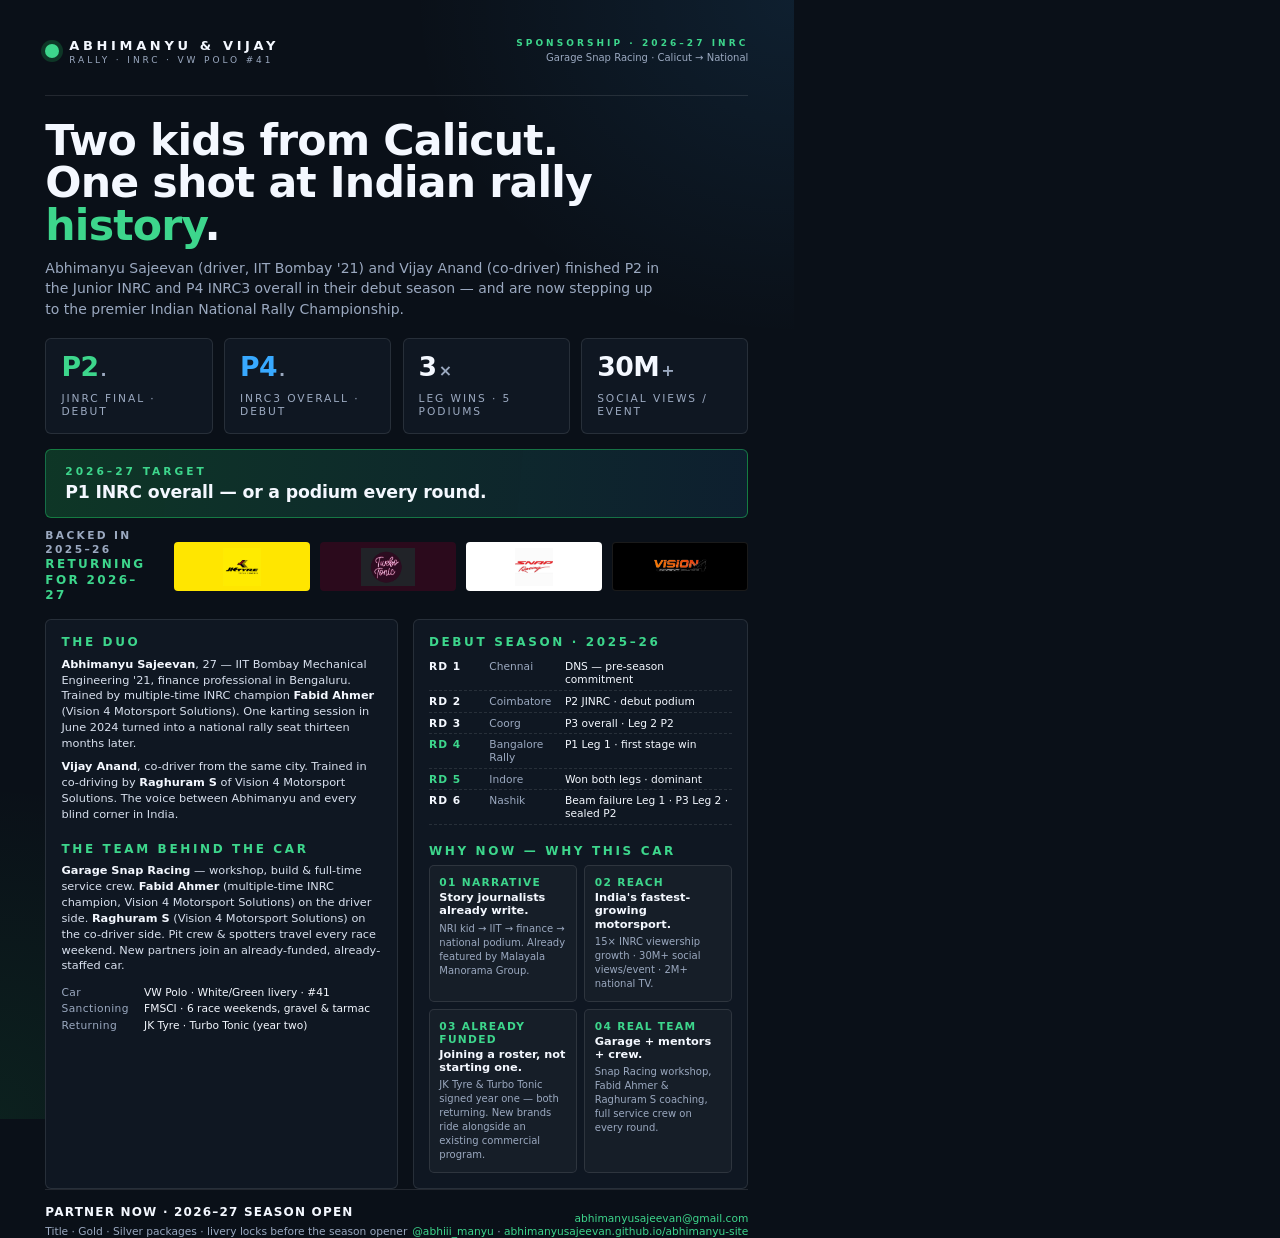
<file: pitch/one-pager.html>
<!DOCTYPE html>
<html lang="en">
<head>
<meta charset="UTF-8" />
<title>Abhimanyu &amp; Vijay — INRC 2026–27 Sponsorship One-Pager</title>
<meta name="description" content="One-page sponsor brief for Abhimanyu &amp; Vijay's 2026–27 INRC season — story, scoreboard, season plan, and contact." />

<!-- Favicon -->
<link rel="icon" type="image/svg+xml" href="data:image/svg+xml,%3Csvg xmlns='http://www.w3.org/2000/svg' viewBox='0 0 64 64'%3E%3Crect width='64' height='64' rx='10' fill='%230a1018'/%3E%3Ctext x='32' y='46' text-anchor='middle' font-family='Arial Black,Arial,sans-serif' font-size='36' font-weight='900' fill='%233DD68C'%3E41%3C/text%3E%3C/svg%3E" />
<link rel="apple-touch-icon" href="../assets/images/portrait-color.png" />

<!-- Open Graph / Twitter -->
<meta property="og:type" content="website" />
<meta property="og:site_name" content="Abhimanyu &amp; Vijay · Rally Duo" />
<meta property="og:title" content="Abhimanyu &amp; Vijay — INRC 2026–27 Sponsorship One-Pager" />
<meta property="og:description" content="One-page sponsor brief for the 2026–27 INRC season." />
<meta property="og:url" content="https://abhimanyusajeevan.github.io/abhimanyu-site/pitch/one-pager.html" />
<meta property="og:image" content="https://abhimanyusajeevan.github.io/abhimanyu-site/assets/images/action-indore.jpg" />
<meta property="og:locale" content="en_IN" />
<meta name="twitter:card" content="summary_large_image" />
<meta name="twitter:title" content="Abhimanyu &amp; Vijay — INRC 2026–27 Sponsorship One-Pager" />
<meta name="twitter:description" content="One-page sponsor brief for the 2026–27 INRC season." />
<meta name="twitter:image" content="https://abhimanyusajeevan.github.io/abhimanyu-site/assets/images/action-indore.jpg" />

<link rel="stylesheet" href="../assets/css/chrome.css" />
<style>
  :root {
    --bg: #0a1018;
    --panel: #0f1722;
    --line: rgba(255,255,255,0.10);
    --text: #f4f8ff;
    --mute: #9ba9c0;
    --accent: #3DD68C;
    --blue: #38a9ff;
  }
  @page { size: A4 portrait; margin: 0; }
  * { box-sizing: border-box; }
  html, body {
    margin: 0; padding: 0;
    background: #0a1018;
    font-family: -apple-system, BlinkMacSystemFont, 'Segoe UI', Inter, system-ui, sans-serif;
    color: var(--text);
    -webkit-print-color-adjust: exact;
    print-color-adjust: exact;
  }
  .page {
    width: 210mm;
    height: 296mm;
    padding: 10mm 12mm 9mm;
    background:
      radial-gradient(ellipse 80% 50% at 100% 0%, rgba(56,169,255,0.10), transparent 60%),
      radial-gradient(ellipse 60% 50% at 0% 100%, rgba(34,230,107,0.08), transparent 60%),
      var(--bg);
    display: flex;
    flex-direction: column;
  }
  /* HEADER */
  .head { display: flex; justify-content: space-between; align-items: flex-start; border-bottom: 1px solid var(--line); padding-bottom: 8mm; }
  .brand { display: flex; align-items: center; gap: 10px; }
  .brand-mark { width: 14px; height: 14px; background: var(--accent); border-radius: 50%; box-shadow: 0 0 0 4px rgba(34,230,107,0.18); }
  .brand-name { font-size: 13px; letter-spacing: 0.28em; font-weight: 800; }
  .brand-sub { font-size: 9px; letter-spacing: 0.32em; color: var(--mute); margin-top: 2px; }
  .head-right { text-align: right; }
  .eyebrow { font-size: 9px; letter-spacing: 0.34em; color: var(--accent); font-weight: 800; text-transform: uppercase; }
  .deadline { font-size: 10px; color: var(--mute); margin-top: 4px; }

  /* TITLE */
  .title-block { margin-top: 6mm; }
  .title { font-size: 32pt; line-height: 1.0; font-weight: 800; letter-spacing: -0.02em; }
  .title .amp { color: var(--accent); }
  .subtitle { margin-top: 3mm; font-size: 10.5pt; color: var(--mute); max-width: 165mm; line-height: 1.45; }

  /* STATS */
  .stats { margin-top: 5mm; display: grid; grid-template-columns: repeat(4, 1fr); gap: 3mm; }
  .stat { background: var(--panel); border: 1px solid var(--line); border-radius: 6px; padding: 4mm; }
  .stat .n { font-size: 20pt; font-weight: 800; line-height: 1; letter-spacing: -0.02em; }
  .stat .n .u { color: var(--mute); font-size: 12pt; font-weight: 600; margin-left: 2px; }
  .stat .l { margin-top: 3mm; font-size: 8pt; letter-spacing: 0.18em; text-transform: uppercase; color: var(--mute); }
  .stat.accent .n { color: var(--accent); }
  .stat.blue   .n { color: var(--blue); }

  /* TWO COLUMN BODY */
  .body { margin-top: 4mm; display: grid; grid-template-columns: 1.05fr 1fr; gap: 4mm; }
  .panel { background: var(--panel); border: 1px solid var(--line); border-radius: 6px; padding: 4mm; }
  .panel h3 { margin: 0 0 2mm; font-size: 9pt; letter-spacing: 0.22em; text-transform: uppercase; color: var(--accent); font-weight: 800; }
  .panel p { margin: 0 0 2mm; font-size: 8.5pt; line-height: 1.4; color: #d8e0ee; }
  .panel ul { margin: 0; padding-left: 4mm; font-size: 8.5pt; line-height: 1.45; color: #d8e0ee; }
  .panel ul li { margin-bottom: 1mm; }
  .panel strong { color: var(--text); font-weight: 700; }

  .kv { display: grid; grid-template-columns: max-content 1fr; gap: 1mm 4mm; font-size: 8pt; }
  .kv dt { color: var(--mute); letter-spacing: 0.04em; }
  .kv dd { margin: 0; color: var(--text); }

  /* RESULTS TABLE */
  .results-row { display: grid; grid-template-columns: 14mm 18mm 1fr; gap: 2mm; padding: 1mm 0; border-bottom: 1px dashed var(--line); font-size: 8pt; }
  .results-row:last-child { border-bottom: 0; }
  .results-row .rd { font-weight: 800; letter-spacing: 0.1em; }
  .results-row .loc { color: var(--mute); }
  .results-row .res { color: var(--text); }
  .results-row.win .rd { color: var(--accent); }

  /* WHY SPONSOR */
  .why { display: grid; grid-template-columns: repeat(2, 1fr); gap: 2mm; }
  .why-item { background: rgba(255,255,255,0.03); border: 1px solid var(--line); border-radius: 5px; padding: 2.5mm; }
  .why-item .num { font-size: 8pt; color: var(--accent); font-weight: 800; letter-spacing: 0.12em; }
  .why-item .h { font-size: 8.5pt; font-weight: 700; margin: 0.5mm 0 1mm; line-height: 1.2; }
  .why-item .p { font-size: 7.5pt; line-height: 1.4; color: var(--mute); }

  /* FOOTER */
  .foot { margin-top: auto; padding-top: 4mm; border-top: 1px solid var(--line); display: flex; justify-content: space-between; align-items: flex-end; font-size: 8pt; color: var(--mute); }
  .foot .cta { color: var(--text); font-size: 9pt; font-weight: 700; letter-spacing: 0.1em; }
  .foot a { color: var(--accent); text-decoration: none; }

  .target {
    margin-top: 4mm;
    background: linear-gradient(95deg, rgba(34,230,107,0.18), rgba(56,169,255,0.10));
    border: 1px solid rgba(34,230,107,0.40);
    border-radius: 6px;
    padding: 4mm 5mm;
    font-size: 10pt;
  }
  .target .label { font-size: 8pt; letter-spacing: 0.28em; text-transform: uppercase; color: var(--accent); font-weight: 800; }
  .target .val { font-size: 13pt; font-weight: 800; margin-top: 1mm; letter-spacing: -0.01em; }

  /* BACKED-BY STRIP */
  .backed { margin-top: 3mm; display: grid; grid-template-columns: 30mm 1fr; gap: 4mm; align-items: center; }
  .backed .lbl { font-size: 8pt; letter-spacing: 0.22em; text-transform: uppercase; color: var(--mute); font-weight: 800; line-height: 1.3; }
  .backed .lbl b { color: var(--accent); display: block; font-size: 9pt; }
  .logo-row { display: grid; grid-template-columns: repeat(4, 1fr); gap: 2.5mm; }
  .logo-art { display: flex; align-items: center; justify-content: center; height: 13mm; border-radius: 4px; padding: 1.5mm; overflow: hidden; }
  .logo-art img { max-width: 100%; max-height: 100%; width: auto; height: auto; object-fit: contain; display: block; }
  .logo-art.jk   { background: #FFE600; }
  .logo-art.tt   { background: #2b0a1c; }
  .logo-art.snap { background: #ffffff; }
  .logo-art.v4   { background: #000; border: 1px solid rgba(255,255,255,0.10); }
</style>
</head>
<body>
<div class="page">

  <!-- HEAD -->
  <div class="head">
    <div class="brand">
      <span class="brand-mark"></span>
      <div>
        <div class="brand-name">ABHIMANYU &amp; VIJAY</div>
        <div class="brand-sub">RALLY · INRC · VW POLO #41</div>
      </div>
    </div>
    <div class="head-right">
      <div class="eyebrow">Sponsorship · 2026–27 INRC</div>
      <div class="deadline">Garage Snap Racing · Calicut → National</div>
    </div>
  </div>

  <!-- TITLE -->
  <div class="title-block">
    <div class="title">Two kids from Calicut.<br/>One shot at Indian rally <span class="amp">history</span>.</div>
    <div class="subtitle">Abhimanyu Sajeevan (driver, IIT Bombay '21) and Vijay Anand (co-driver) finished P2 in the Junior INRC and P4 INRC3 overall in their debut season — and are now stepping up to the premier Indian National Rally Championship.</div>
  </div>

  <!-- STATS -->
  <div class="stats">
    <div class="stat accent"><div class="n">P2<span class="u">.</span></div><div class="l">JINRC Final · Debut</div></div>
    <div class="stat blue"><div class="n">P4<span class="u">.</span></div><div class="l">INRC3 Overall · Debut</div></div>
    <div class="stat"><div class="n">3<span class="u">×</span></div><div class="l">Leg Wins · 5 Podiums</div></div>
    <div class="stat"><div class="n">30M<span class="u">+</span></div><div class="l">Social Views / Event</div></div>
  </div>

  <!-- TARGET BANNER -->
  <div class="target">
    <div class="label">2026–27 Target</div>
    <div class="val">P1 INRC overall — or a podium every round.</div>
  </div>

  <!-- BACKED BY · RETURNING SPONSORS -->
  <div class="backed">
    <div class="lbl">Backed in 2025–26<b>Returning for 2026–27</b></div>
    <div class="logo-row">
      <div class="logo-art jk"><img src="../assets/logos/jk-tyre.png" alt="JK Tyre"/></div>
      <div class="logo-art tt"><img src="../assets/logos/turbotonic.png" alt="Turbo Tonic"/></div>
      <div class="logo-art snap"><img src="../assets/logos/snap-racing.png" alt="Snap Racing"/></div>
      <div class="logo-art v4"><img src="../assets/logos/vision4.png" alt="Vision 4"/></div>
    </div>
  </div>

  <!-- BODY -->
  <div class="body">
    <div class="panel">
      <h3>The Duo</h3>
      <p><strong>Abhimanyu Sajeevan</strong>, 27 — IIT Bombay Mechanical Engineering '21, finance professional in Bengaluru. Trained by multiple-time INRC champion <strong>Fabid Ahmer</strong> (Vision 4 Motorsport Solutions). One karting session in June 2024 turned into a national rally seat thirteen months later.</p>
      <p><strong>Vijay Anand</strong>, co-driver from the same city. Trained in co-driving by <strong>Raghuram S</strong> of Vision 4 Motorsport Solutions. The voice between Abhimanyu and every blind corner in India.</p>
      <h3 style="margin-top:5mm;">The team behind the car</h3>
      <p><strong>Garage Snap Racing</strong> — workshop, build &amp; full-time service crew. <strong>Fabid Ahmer</strong> (multiple-time INRC champion, Vision 4 Motorsport Solutions) on the driver side. <strong>Raghuram S</strong> (Vision 4 Motorsport Solutions) on the co-driver side. Pit crew &amp; spotters travel every race weekend. New partners join an already-funded, already-staffed car.</p>
      <dl class="kv" style="margin-top:3mm;">
        <dt>Car</dt><dd>VW Polo · White/Green livery · #41</dd>
        <dt>Sanctioning</dt><dd>FMSCI · 6 race weekends, gravel &amp; tarmac</dd>
        <dt>Returning</dt><dd>JK Tyre · Turbo Tonic (year two)</dd>
      </dl>
    </div>

    <div class="panel">
      <h3>Debut Season · 2025–26</h3>
      <div class="results-row"><span class="rd">RD 1</span><span class="loc">Chennai</span><span class="res">DNS — pre-season commitment</span></div>
      <div class="results-row"><span class="rd">RD 2</span><span class="loc">Coimbatore</span><span class="res">P2 JINRC · debut podium</span></div>
      <div class="results-row"><span class="rd">RD 3</span><span class="loc">Coorg</span><span class="res">P3 overall · Leg 2 P2</span></div>
      <div class="results-row win"><span class="rd">RD 4</span><span class="loc">Bangalore Rally</span><span class="res">P1 Leg 1 · first stage win</span></div>
      <div class="results-row win"><span class="rd">RD 5</span><span class="loc">Indore</span><span class="res">Won both legs · dominant</span></div>
      <div class="results-row"><span class="rd">RD 6</span><span class="loc">Nashik</span><span class="res">Beam failure Leg 1 · P3 Leg 2 · sealed P2</span></div>

      <h3 style="margin-top:5mm;">Why now — why this car</h3>
      <div class="why">
        <div class="why-item"><div class="num">01 NARRATIVE</div><div class="h">Story journalists already write.</div><div class="p">NRI kid → IIT → finance → national podium. Already featured by Malayala Manorama Group.</div></div>
        <div class="why-item"><div class="num">02 REACH</div><div class="h">India's fastest-growing motorsport.</div><div class="p">15× INRC viewership growth · 30M+ social views/event · 2M+ national TV.</div></div>
        <div class="why-item"><div class="num">03 ALREADY FUNDED</div><div class="h">Joining a roster, not starting one.</div><div class="p">JK Tyre &amp; Turbo Tonic signed year one — both returning. New brands ride alongside an existing commercial program.</div></div>
        <div class="why-item"><div class="num">04 REAL TEAM</div><div class="h">Garage + mentors + crew.</div><div class="p">Snap Racing workshop, Fabid Ahmer &amp; Raghuram S coaching, full service crew on every round.</div></div>
      </div>
    </div>
  </div>

  <!-- FOOT -->
  <div class="foot">
    <div>
      <div class="cta">PARTNER NOW · 2026–27 SEASON OPEN</div>
      <div style="margin-top:1.5mm;">Title · Gold · Silver packages · livery locks before the season opener</div>
    </div>
    <div style="text-align:right;">
      <div><a href="mailto:abhimanyusajeevan@gmail.com">abhimanyusajeevan@gmail.com</a></div>
      <div><a href="https://instagram.com/abhiii_manyu">@abhiii_manyu</a> · <a href="https://abhimanyusajeevan.github.io/abhimanyu-site/">abhimanyusajeevan.github.io/abhimanyu-site</a></div>
    </div>
  </div>
</div>
<script src="../assets/js/main.js"></script>
</body>
</html>
</file>
<file: assets/css/chrome.css>
/* ==========================================================
   chrome.css — shared site chrome (loader + floating CTAs)
   Loaded on pitch pages (which don't include styles.css) so the
   intro loader + floater can appear site-wide. On main pages
   these rules are already defined in styles.css; re-linking here
   is harmless (identical declarations).
   ========================================================== */

:root {
  --chrome-accent: #3DD68C;
  --chrome-bg:     #05080e;
  --chrome-text:   #f4f8ff;
  --chrome-mute:   #c9d5e8;
  --chrome-line:   rgba(255,255,255,0.15);
}

/* ---------- Intro loader ---------- */
html.is-loading { overflow: hidden; }
.site-loader {
  position: fixed; inset: 0;
  z-index: 9999;
  background: var(--chrome-bg);
  display: flex; align-items: center; justify-content: center;
  overflow: hidden;
  animation: loader-in 0.4s ease both;
  font-family: -apple-system, BlinkMacSystemFont, 'Segoe UI', Inter, system-ui, sans-serif;
}
.site-loader__video {
  position: absolute; inset: 0;
  width: 100%; height: 100%;
  object-fit: cover;
  filter: contrast(1.08) saturate(1.1) brightness(0.9);
}
.site-loader__overlay {
  position: absolute; inset: 0;
  background:
    linear-gradient(180deg, rgba(5,8,14,0.55) 0%, rgba(5,8,14,0.35) 45%, rgba(5,8,14,0.85) 100%),
    radial-gradient(ellipse 60% 40% at 50% 50%, rgba(34,230,107,0.10), transparent 70%);
}
.site-loader__content {
  position: relative;
  text-align: center;
  padding: 0 24px;
  animation: loader-text 0.9s 0.15s cubic-bezier(0.2,0.8,0.2,1) both;
}
.site-loader__eyebrow {
  font-weight: 800;
  font-size: 12px;
  letter-spacing: 0.45em;
  color: var(--chrome-accent);
  margin-bottom: 18px;
  text-transform: uppercase;
}
.site-loader__title {
  font-size: clamp(56px, 9vw, 128px);
  line-height: 0.95;
  color: #fff;
  letter-spacing: 0.02em;
  font-weight: 900;
  text-shadow: 0 4px 30px rgba(0,0,0,0.55);
  text-transform: uppercase;
}
.site-loader__title span { color: var(--chrome-accent); }
.site-loader__sub {
  font-weight: 600;
  letter-spacing: 0.28em;
  font-size: 13px;
  text-transform: uppercase;
  color: var(--chrome-mute);
  margin-top: 14px;
}
.site-loader__bar {
  width: min(280px, 60vw);
  height: 2px;
  margin: 34px auto 0;
  background: rgba(255,255,255,0.12);
  border-radius: 1px;
  overflow: hidden;
}
.site-loader__bar span {
  display: block;
  height: 100%;
  width: 30%;
  background: linear-gradient(90deg, var(--chrome-accent), #38a9ff);
  animation: loader-bar 3.6s cubic-bezier(0.65, 0.05, 0.35, 1) forwards;
}
.site-loader__skip {
  margin-top: 22px;
  background: transparent;
  border: 1px solid rgba(255,255,255,0.25);
  color: var(--chrome-mute);
  padding: 10px 18px;
  border-radius: 4px;
  font-size: 11px;
  font-weight: 700;
  letter-spacing: 0.25em;
  text-transform: uppercase;
  cursor: pointer;
  transition: all 0.2s ease;
}
.site-loader__skip:hover { border-color: var(--chrome-accent); color: var(--chrome-accent); }
.site-loader__sound {
  margin-top: 18px;
  background: var(--chrome-accent);
  border: 1px solid var(--chrome-accent);
  color: #0a1018;
  padding: 12px 22px;
  border-radius: 999px;
  font-size: 12px;
  font-weight: 800;
  letter-spacing: 0.2em;
  text-transform: uppercase;
  cursor: pointer;
  transition: all 0.2s ease;
  box-shadow: 0 0 0 0 rgba(34,230,107,0.4);
  animation: sound-pulse 1.8s ease-in-out infinite;
}
.site-loader__sound:hover { transform: translateY(-1px); }
.site-loader.has-sound .site-loader__sound { display: none; }
@keyframes sound-pulse {
  0%, 100% { box-shadow: 0 0 0 0 rgba(34,230,107,0.6); }
  50%      { box-shadow: 0 0 0 14px rgba(34,230,107,0); }
}
.site-loader.is-out { animation: loader-out 0.8s ease forwards; }
@keyframes loader-in  { from { opacity: 0; } to { opacity: 1; } }
@keyframes loader-out { from { opacity: 1; } to { opacity: 0; visibility: hidden; } }
@keyframes loader-text {
  from { opacity: 0; transform: translateY(14px); }
  to   { opacity: 1; transform: translateY(0); }
}
@keyframes loader-bar  { from { width: 0%; } to { width: 100%; } }
@media (prefers-reduced-motion: reduce) {
  .site-loader { display: none !important; }
}

/* ---------- Floating CTAs (proposal + contact) ---------- */
.floater {
  position: fixed;
  bottom: 24px;
  right: 24px;
  z-index: 120;
  display: flex;
  flex-direction: column;
  gap: 10px;
  align-items: flex-end;
  opacity: 0;
  pointer-events: none;
  transform: translateY(20px) scale(0.96);
  transition: opacity 0.35s ease, transform 0.4s cubic-bezier(0.2, 0.8, 0.2, 1);
  font-family: -apple-system, BlinkMacSystemFont, 'Segoe UI', Inter, system-ui, sans-serif;
}
.floater.is-visible {
  opacity: 1;
  pointer-events: auto;
  transform: translateY(0) scale(1);
}
.floater-btn {
  display: inline-flex;
  align-items: center;
  gap: 12px;
  padding: 18px 28px;
  border-radius: 999px;
  font-weight: 800;
  font-size: 14px;
  letter-spacing: 0.22em;
  text-transform: uppercase;
  border: 1.5px solid var(--chrome-line);
  background: rgba(10,16,24,0.95);
  backdrop-filter: blur(14px);
  -webkit-backdrop-filter: blur(14px);
  color: var(--chrome-text);
  box-shadow: 0 16px 48px rgba(0,0,0,0.55), 0 0 0 1px rgba(255,255,255,0.04) inset;
  transition: all 0.25s ease;
  cursor: pointer;
  white-space: nowrap;
  text-decoration: none;
}
.floater-btn:hover {
  transform: translateY(-2px);
  border-color: var(--chrome-accent);
  color: var(--chrome-accent);
}
.floater-btn.is-primary {
  background: var(--chrome-accent);
  color: #0a0a0a;
  border-color: var(--chrome-accent);
  font-size: 15px;
  padding: 20px 30px;
  box-shadow: 0 18px 54px rgba(34,230,107,0.55), 0 0 0 1px rgba(0,0,0,0.1) inset;
  position: relative;
  overflow: visible;
}
.floater-btn.is-primary:hover {
  background: #fff;
  color: #0a0a0a;
  border-color: #fff;
  box-shadow: 0 18px 50px rgba(34,230,107,0.5);
}
.floater-btn svg { width: 18px; height: 18px; }
.floater-btn.is-primary svg { width: 20px; height: 20px; }
.floater-btn.is-primary::after {
  content: '';
  position: absolute;
  inset: 0;
  border-radius: 999px;
  border: 2px solid var(--chrome-accent);
  opacity: 0;
  animation: floater-ring 2.4s ease-out infinite;
  pointer-events: none;
}
@keyframes floater-ring {
  0%   { opacity: 0.55; transform: scale(1); }
  100% { opacity: 0; transform: scale(1.35); }
}
.floater-close {
  align-self: flex-end;
  margin-bottom: -4px;
  width: 22px; height: 22px;
  border-radius: 50%;
  background: rgba(10,16,24,0.92);
  border: 1px solid var(--chrome-line);
  color: var(--chrome-mute);
  display: none;
  cursor: pointer;
  font-size: 14px;
  line-height: 1;
}
.floater.is-dismissed { display: none; }

@media (max-width: 768px) {
  .floater { bottom: 16px; right: 16px; gap: 8px; }
  .floater-btn { padding: 14px 20px; font-size: 12px; letter-spacing: 0.18em; }
  .floater-btn.is-primary { padding: 15px 22px; font-size: 13px; }
  .floater-btn .label-long { display: none; }
  .floater-close { display: inline-flex; align-items: center; justify-content: center; }
}

/* Hide loader + floater on print */
@media print {
  .site-loader, .floater { display: none !important; }
}
</file>
